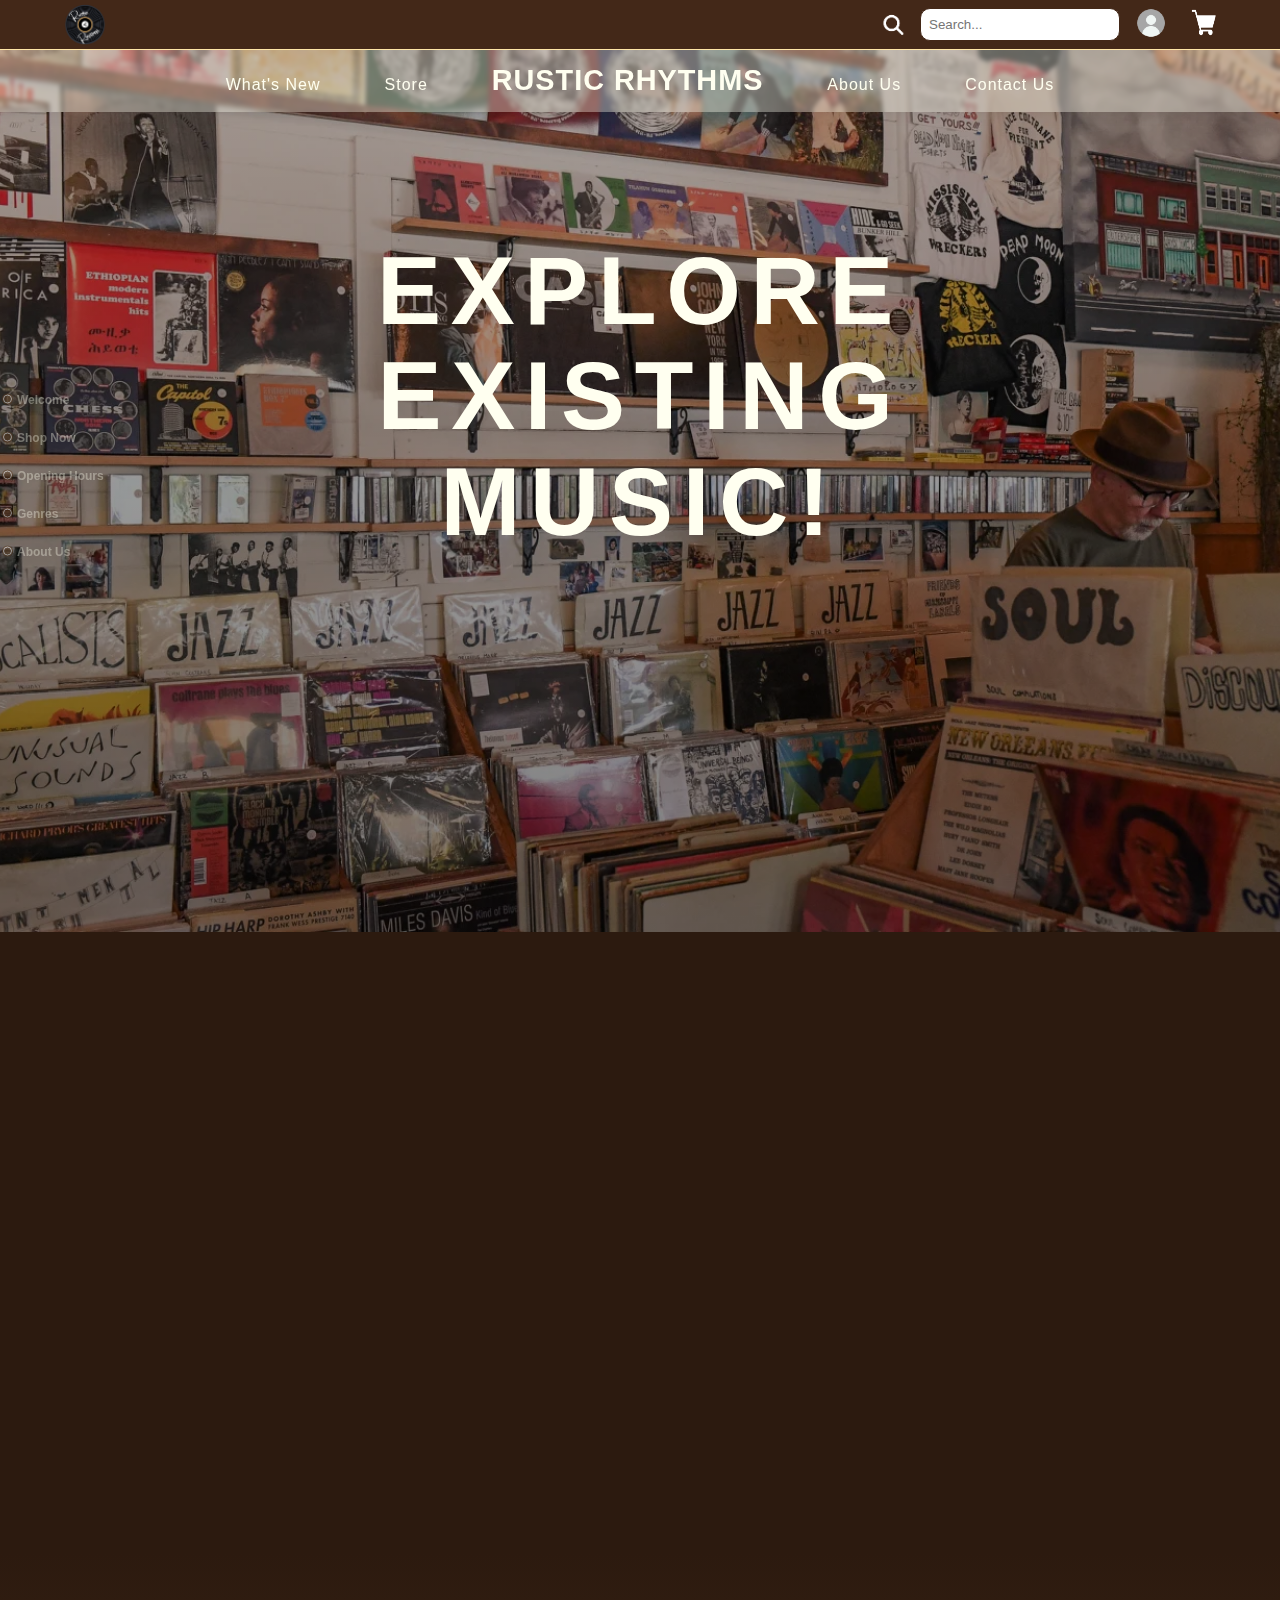
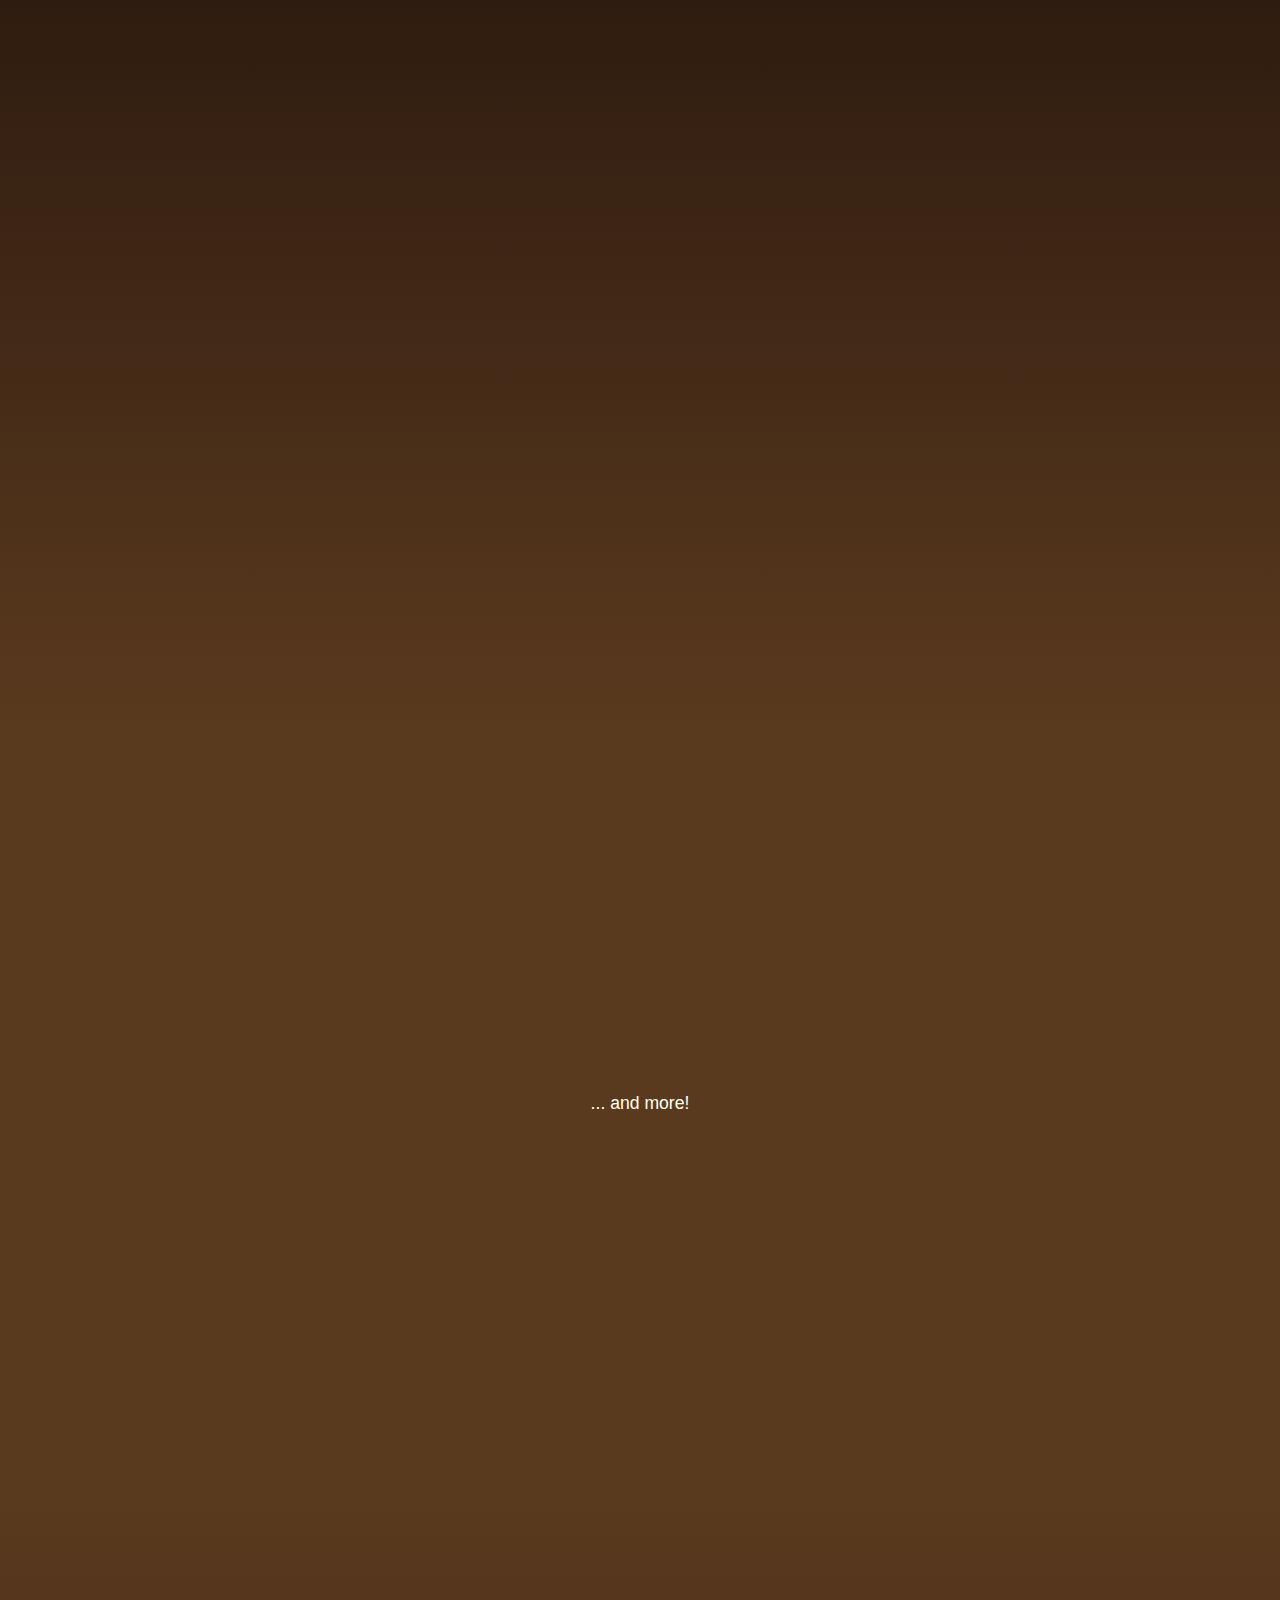
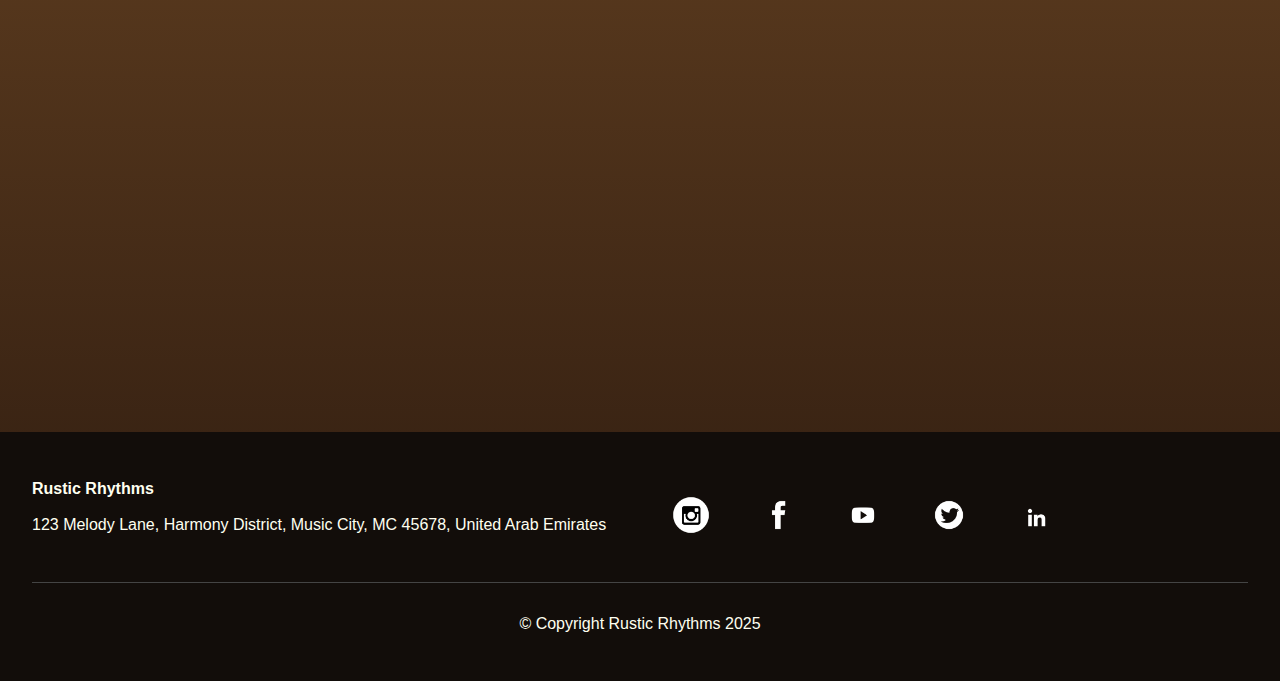
<file: Music_Shop_Website/index.html>
<!DOCTYPE html>
<html lang="en">
<head>
	<meta charset="UTF-8">
	<meta name="viewport" content="width=device-width, initial-scale=1.0">
	<title>Rustic Rhythms</title>
	<link rel="stylesheet" type="text/css" href="styles.css">
</head>
<body class="main">

<!-- top bar -->
<div class="top-bar">
  <div class="top-bar-content">
    <a href="index.html" class="logo-link">
      <img src="images/logo.png" alt="Rustic Rhythms Logo" class="top-logo">
    </a>
    <div class="search-container">
	<img src="images/search.png" alt="search" style="width: auto; height: 50px;"> 
      <input type="text" placeholder="Search..." class="search-bar">
    </div>
    <div class="user-actions">
      <a href="login.html" class="user-icon">
        <img src="images/profile.png" alt="Profile" class="action-icon">
      </a>
      <a href="checkout.html" class="cart-icon">
        <img src="images/cart.png" alt="Cart" class="action-icon">
      </a>
    </div>
  </div>
</div>

<!-- nav bar -->
<nav class="navbar">
  <ul class="nav-links">
    <li><a href="#">What's New</a></li>
    <li><a href="storefront/store.xml">Store</a></li>
    <li class="logo-item">
      <a href="index.html" class="logo-text"><strong>RUSTIC RHYTHMS</strong></a>
    </li>
    <li><a href="about.html">About Us</a></li>
    <li><a href="contact.html">Contact Us</a></li>
  </ul>
</nav>

<!-- hero section -->
<section class="hero" id="hero">
  <div class="hero-content">
    <h1>EXPLORE<br>EXISTING MUSIC!</h1>
    <p class="hero-subtitle">Find your favorite music icons, apparel, vinyl 
	recordings, e-series, and more. Get closer to your musical heroes with 
	our handpicked and limited collection.</p>
  </div>
</section>

<!-- featured albums -->
<section class="featured" id="featured">
	<h2 class="hide">Featured</h2>
    <div class="album-grid">
		<img src="images/1989album.jpg" alt="1989 Album">
		<img class="center-img" src="images/indigoalbum.jpg" alt="Indigo Album">
		<img src="images/rumoursalbum.jpg" alt="Rumours Album">
    </div>
    <div class="shop-promo">
		<p>Explore our curated collection of vinyl, CDs, and rare finds. 
		Shop now for the best in music!</p>
		<a href="storefront/store.xml" class="btn">Shop Now</a>
    </div>
</section>

<!-- table timings -->
<section class="hours" id="hours">
    <h2>Opening Hours</h2>
	<br>
    <table>
		<tr>
			<th><strong>Days</strong></th>
			<th><strong>Timings</strong></th>
		</tr>
		<tr>
			<td style="text-align: center;">Monday - Friday</td>
			<td style="text-align: center;">9AM - 10PM</td>
		</tr>
		<tr>
			<td style="text-align: center;">Saturday</td>
			<td style="text-align: center;">9AM - 8PM</td>
		</tr>
		<tfoot>
		<tr>
			<td colspan="2" style="text-align: center;">Closed on Sundays</td>
		</tr>
		</tfoot>
    </table>
</section>

<!-- shop description + bullet points -->
<section class="shop-description" id="shop">
	<h2 class="hide">Shop Desc</h2>
    <div class="shop-description-description">
        <p>Browse our carefully curated selection of vinyl records both online and in-store, 
			featuring everything from classic rock and jazz to modern indie and electronic 
			beats. Our cozy brick-and-mortar shop is a haven for audiophiles, complete with 
			listening stations, a chill lounge, and a passionate team ready to help you 
			find your next favorite record.</p>
        <p><strong>We have genres such as:</strong></p>
    </div>
    <div class="shop-description-list">
        <ol>
            <li><strong>Jazz</strong></li>
            <li><strong>K-Pop</strong></li>
            <li><strong>Country</strong></li>
            <li><strong>Rock</strong></li>
        </ol>
		<br>
        <p>	... and more!</p>
    </div>
</section>

<!-- about preview -->
<section class="about-preview" id="about">
	<h2 class="hide">About Preview</h2>
    <div class="about-content">
		<p>Passionate about music, we bring you a unique collection of records, 
		from timeless classics to hidden gems. Join our community of music enthusiasts.</p>
		<br>
		<a href="about.html"><strong>Discover more about us</strong></a>
    </div>
    <img src="images/recordlooking.jpg" alt="Customer browsing records">
</section>

<!-- side nav bar -->
<div class="side-nav">
    <ul>
        <li><a href="#hero">Welcome</a></li>
        <li><a href="#featured">Shop Now</a></li>
        <li><a href="#hours">Opening Hours</a></li>
        <li><a href="#shop">Genres</a></li>
        <li><a href="#about">About Us</a></li>
    </ul>
</div>

<!-- footer -->
<footer style="margin-top:50px;">
    <div class="footer-left">
        <p><strong>Rustic Rhythms</strong></p>
		<br>
        <p>123 Melody Lane, Harmony District, Music City, MC 45678, United Arab Emirates</p>
    </div>
    <div class="footer-right">
        <div class="social-icons">
			<img src="images/insta.png" alt="Instagram" width="70" height="70">
			<img src="images/facebook.png" alt="Facebook" width="70" height="70">
			<img src="images/youtube.png" alt="Youtube" width="70" height="70">
			<img src="images/twitter.png" alt="Twitter" width="70" height="70">
			<img src="images/linkedin.png" alt="Linkedin" width="70" height="70">
        </div>
    </div>
    <div class="copyright">
        <p>&copy; Copyright Rustic Rhythms 2025</p>
    </div>
</footer>

</body>
</html>
</file>
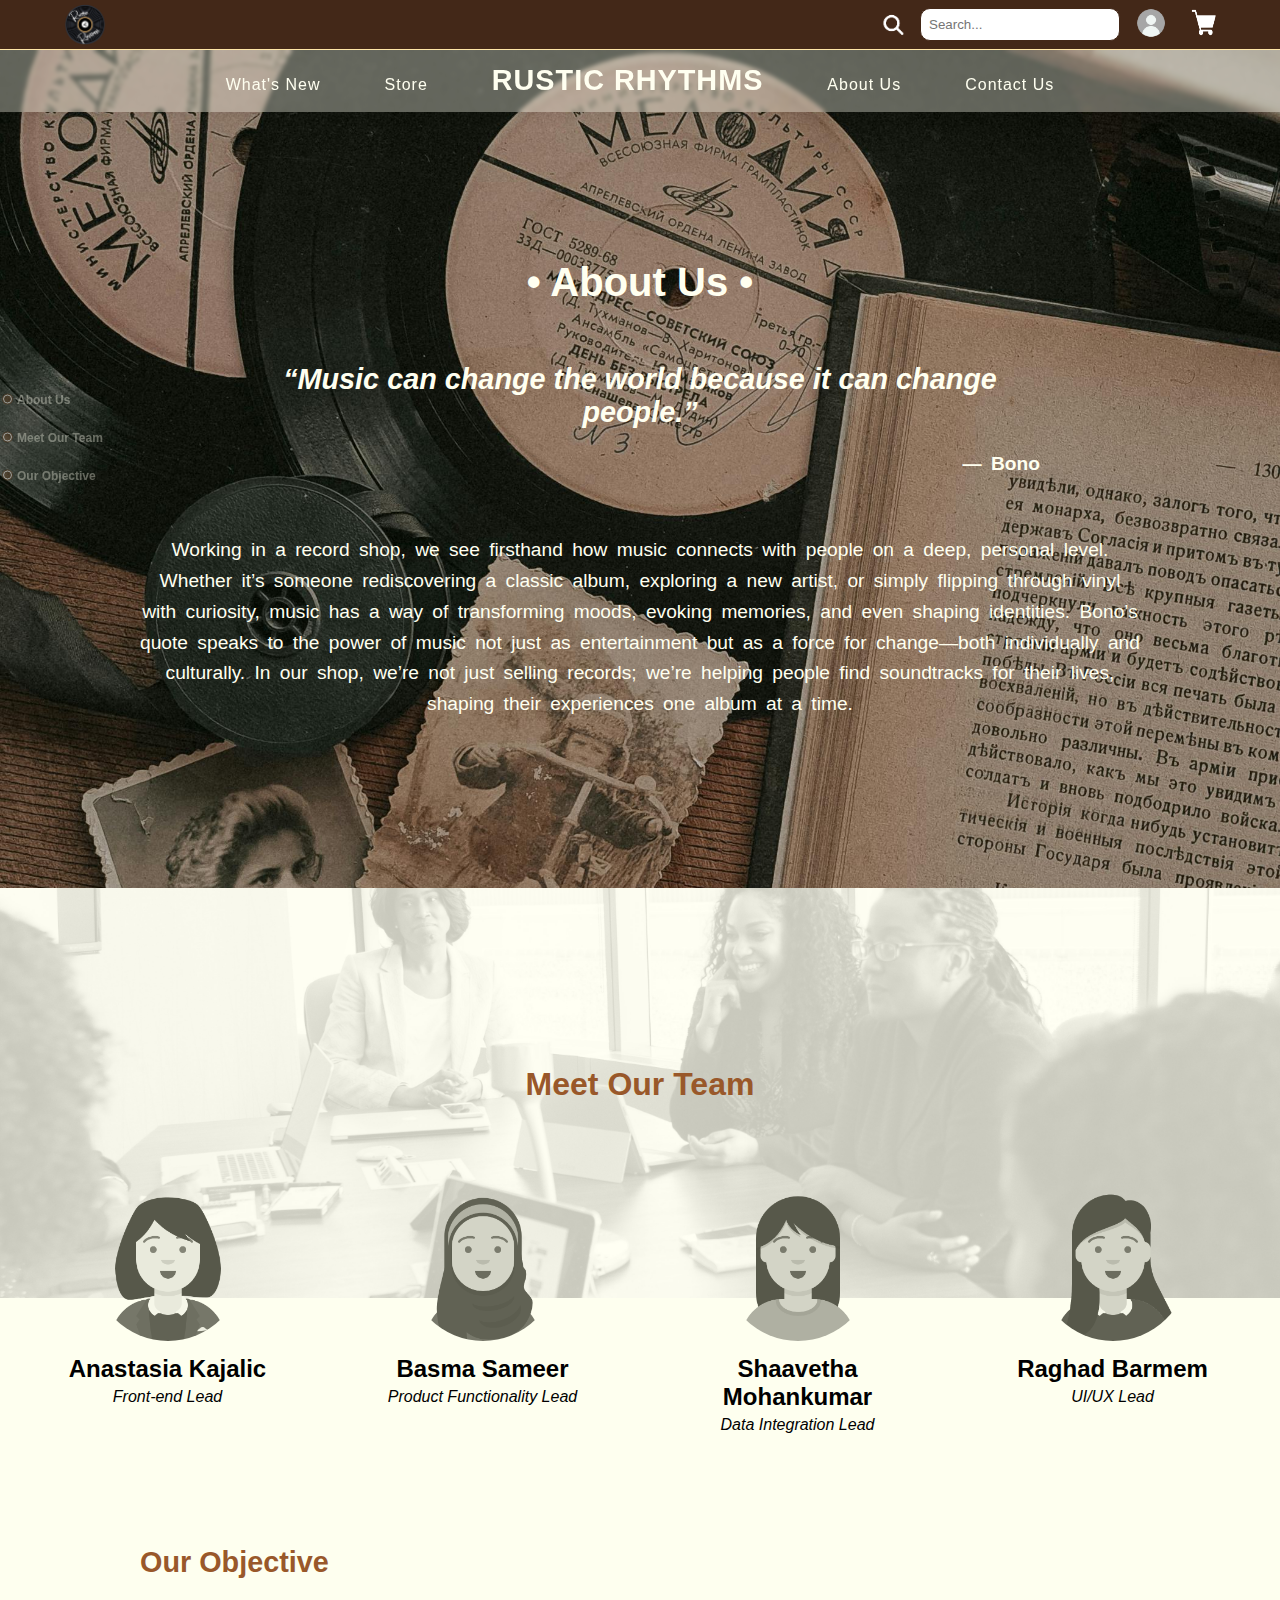
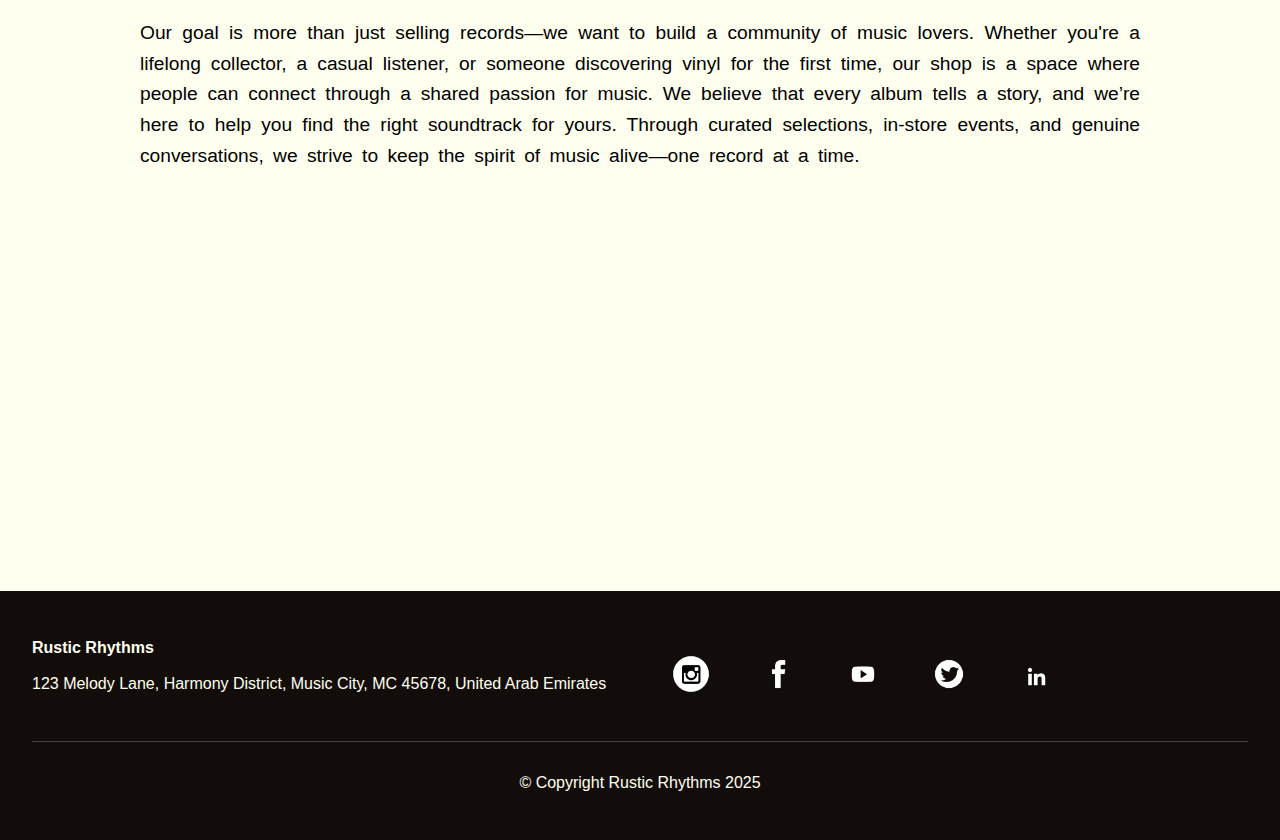
<file: Music_Shop_Website/about.html>
<!DOCTYPE html>
<html lang="en">
<head>
    <meta charset="UTF-8">
    <meta name="viewport" content="width=device-width, initial-scale=1.0">
    <title>About Us | Rustic Rhythms</title>
    <link rel="stylesheet" type="text/css" href="styles.css">
</head>


<body class="about">

<!-- page navigation -->
<div class="about-side-nav-container">
    <div class="side-nav">
        <ul>
            <li><a href="#about">About Us</a></li>
            <li><a href="#team">Meet Our Team</a></li>
            <li><a href="#objective">Our Objective</a></li>
        </ul>
    </div>
</div>

<!-- top bar -->
<div class="top-bar">
  <div class="top-bar-content">
    <a href="index.html" class="logo-link">
      <img src="images/logo.png" alt="Rustic Rhythms Logo" class="top-logo">
    </a>
    <div class="search-container">
	<img src="images/search.png" alt="search" style="width: auto; height: 50px;">
      <input type="text" placeholder="Search..." class="search-bar">
    </div>
    <div class="user-actions">
      <a href="login.html" class="user-icon">
        <img src="images/profile.png" alt="Profile" class="action-icon">
      </a>
      <a href="checkout.html" class="cart-icon">
        <img src="images/cart.png" alt="Cart" class="action-icon">
      </a>
    </div>
  </div>
</div>

<!-- nav bar -->
<nav class="navbar">
    <ul class="nav-links">
        <li><a href="#">What's New</a></li>
        <li><a href="storefront/store.xml">Store</a></li>
        <li class="logo-item">
            <a href="index.html" class="logo-text"><strong>RUSTIC RHYTHMS</strong></a>
        </li>
        <li><a href="about.html">About Us</a></li>
        <li><a href="contact.html">Contact Us</a></li>
    </ul>
</nav>

<!-- about section -->
<section class="about-section" id="about">
	<div class="about-container">
		<h2>• About Us •</h2>
		<br>
		<!-- quote -->
		<div class="quote-container">
			<blockquote class="about-quote">
				“Music can change the world because it can change people.”
			</blockquote>
			<p class="quote-author">— Bono</p>
			<br>
		</div>
		<br>
		<p>
			Working in a record shop, we see firsthand how music connects with people on a deep, personal level. Whether it’s someone 
			rediscovering a classic album, exploring a new artist, or simply flipping through vinyl with curiosity, music has a way of 
			transforming moods, evoking memories, and even shaping identities. Bono’s quote speaks to the power of music not just as 
			entertainment but as a force for change—both individually and culturally. In our shop, we’re not just selling records; 
			we’re helping people find soundtracks for their lives, shaping their experiences one album at a time.
		</p>
	</div>
</section>

<div class="team-objective-wrapper">
    <!-- meet our team -->
    <section class="team-section" id="team">
        <div class="about-container">
            <h2>Meet Our Team</h2>
            <div class="team-members">
                <div class="team-member">
                    <img src="images/ana.png" alt="Anastasia Kajalic">
                    <h3>Anastasia Kajalic</h3>
                    <p>Front-end Lead</p>

                </div>
                <div class="team-member">
                    <img src="images/basma.png" alt="Basma Sameer">
                    <h3>Basma Sameer</h3>
                    <p>Product Functionality Lead</p>
					
                </div>
                <div class="team-member">
                    <img src="images/shaavetha.png" alt="Shaveetha Mohankumar">
                    <h3>Shaavetha Mohankumar</h3>
                    <p>Data Integration Lead</p>

                </div>
                <div class="team-member">
                    <img src="images/raghad.png" alt="Raghad Barmem">
                    <h3>Raghad Barmem</h3>
                    <p>UI/UX Lead</p>
					
                </div>
            </div>
        </div>
    </section>

    <!-- our objective section -->
    <section class="objective-section" id="objective">
        <div class="about-container">
            <h2>Our Objective</h2>
			<br>
            <p>
                Our goal is more than just selling records—we want to build a community of music lovers. Whether you're a lifelong 
                collector, a casual listener, or someone discovering vinyl for the first time, our shop is a space where people 
                can connect through a shared passion for music. We believe that every album tells a story, and we’re here to help 
                you find the right soundtrack for yours. Through curated selections, in-store events, and genuine conversations, 
                we strive to keep the spirit of music alive—one record at a time.
            </p>
        </div>
    </section>
</div>

<!-- footer -->
<footer style="margin-top:50px;">
    <div class="footer-left">
        <p><strong>Rustic Rhythms</strong></p>
		<br>
        <p>123 Melody Lane, Harmony District, Music City, MC 45678, United Arab Emirates</p>
    </div>
    <div class="footer-right">
        <div class="social-icons">
			<img src="images/insta.png" alt="Instagram" width="70" height="70">
			<img src="images/facebook.png" alt="Facebook" width="70" height="70">
			<img src="images/youtube.png" alt="Youtube" width="70" height="70">
			<img src="images/twitter.png" alt="Twitter" width="70" height="70">
			<img src="images/linkedin.png" alt="Linkedin" width="70" height="70">
        </div>
    </div>
    <div class="copyright">
        <p>&copy; Copyright Rustic Rhythms 2025</p>
    </div>
</footer>


</body>
</html>
</file>
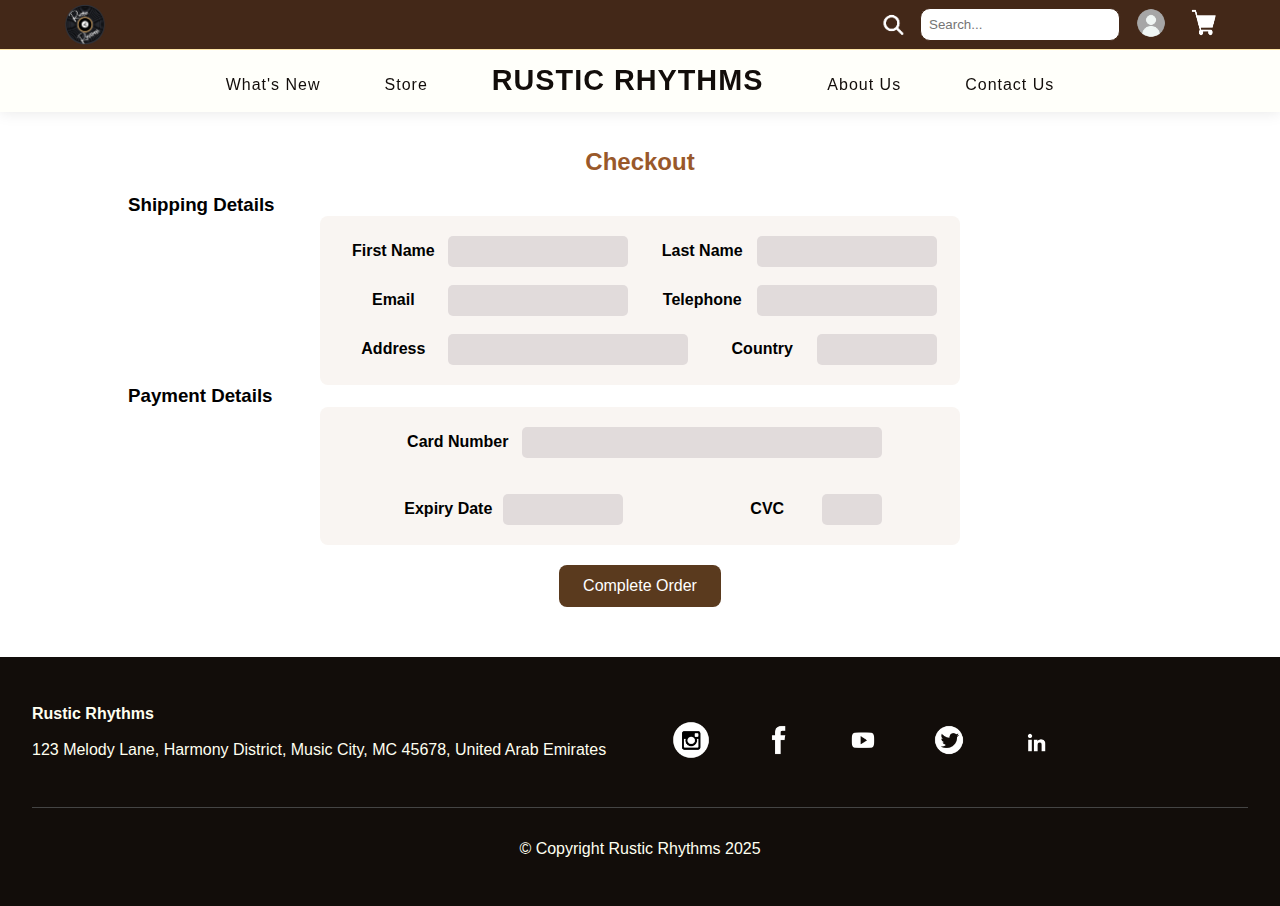
<file: Music_Shop_Website/checkout.html>
<!DOCTYPE html>
<html lang="en">
<head>
    <meta charset="UTF-8">
    <meta name="viewport" content="width=device-width, initial-scale=1.0">
    <title>Checkout | Rustic Rhythms</title>
	
	<!-- internal CSS styling  -->
	<style>
		:root {
		  --offwhite: #FFFFF0;
		  --cream: #FFE6A7;
		  --darkbrown: #432818;
		  --mediumbrown: #5A3A1E;
		  --darkestbrown: #2C1A0f;
		  --orange: #99582A;
		  --dark: #120D0A;
		}

		* {
			margin: 0;
			padding: 0;
			box-sizing: border-box;
		}


		.top-bar {
			z-index: 1000; /* higher than hero*/
			position: relative; 
			padding: 0.9rem 0.5rem;
			background: var(--darkbrown);
			border-bottom: 1px solid var(--cream);
			height: 50px;
		}

		.top-bar-content {
			display: flex;
			justify-content: space-between;
			padding: 0 20px;
			align-items: center;
			max-width: 1200px;
			height: 100%;
			margin: 0 auto;
		}

		.top-logo {
			height: 45px;
			width: auto;
			display: flex;
			align-items: center;
		}

		.navbar {
			padding: 0.4rem 2rem;
			background: rgba(255, 255, 240, 0.35);
			position: sticky;
			top: 0;
			z-index: 900;
			box-shadow: 0 0 15px rgba(0, 0, 0, 0.1);
			backdrop-filter: blur(2px);
			-webkit-backdrop-filter: blur(2px); /* for safari compatibility */
		}

		.nav-links {
			color: var(--dark);
			display: flex;
			justify-content: center;
			align-items: flex-start;
			gap: 3rem;
			list-style: none;
			margin: 0;
			padding: 0;
		}

		.nav-links a {
			text-decoration: none;
			color: var(--dark);
			font-weight: 500;
			letter-spacing: 1px;
			padding: 0.5rem;
			display: flex;
			align-items: center;
			justify-content: center;
			transition: all 0.2s ease;
		}

		.nav-links a:hover {
			color: var(--orange);
		}

		.nav-links li:not(.logo-item) a {
			padding-top: 0.7rem; 
			transform: translateY(8px); 
		}

		.logo-item {
			align-self: center; 
		}

		.logo-text:hover {
			color: var(--offwhite);
			opacity: 0.9;
		}

		.logo-text {
			font-family: 'Arial Black', sans-serif;
			color: var(--offwhite);
			font-size: 1.8rem;
			font-weight: 900;
			letter-spacing: 2px;
			padding: 0 1rem;
		}


		.search-container {
		  margin-left: auto;
		  padding-right: 0;
		  display: flex;
		  align-items: center;
		}
		.search-bar {
			padding: 0.5rem;
			border: 1px solid var(--darkbrown);
			border-radius: 10px 10px 10px 10px;
			min-width: 200px;
			width: 100%;
		}

		footer {
			background: #120D0A;
			color: #FFFFF0;
			padding: 3rem 2rem;
			display: grid;
			grid-template-columns: 1fr 1fr;
			gap: 2rem;
			width: 100%;
		}

		.social-icons {
			display: flex;
			gap: 1rem;
			flex-wrap: wrap;
			
		}

		.social-icons a {
			color: #FFFFF0;
			text-decoration: none;
		}

		.copyright {
			grid-column: 1 / -1;
			text-align: center;
			padding-top: 2rem;
			border-top: 1px solid #444;
		}
		
		.user-actions {
			display: flex;
			align-items: center;
			gap: 1.5rem;
			margin-left: 1rem;
		}

		.action-icon {
			width: 30px;
			height: 30px;
		}

		.action-icon:hover {
		}
	</style>
</head>


<body style="background-color: white; margin:0; padding:0; min-height: 100vh; display: flex; flex-direction: column; font-family:sans-serif;">

<!-- top bar -->
<div class="top-bar">
  <div class="top-bar-content">
    <a href="index.html" class="logo-link">
      <img src="images/logo.png" alt="Rustic Rhythms Logo" class="top-logo">
    </a>
    <div class="search-container">
	<img src="images/search.png" alt="search" style="width: auto; height: 50px;">
      <input type="text" placeholder="Search..." class="search-bar">
    </div>
    <div class="user-actions">
      <a href="login.html" class="user-icon">
        <img src="images/profile.png" alt="Profile" class="action-icon">
      </a>
      <a href="checkout.html" class="cart-icon">
        <img src="images/cart.png" alt="Cart" class="action-icon">
      </a>
    </div>
  </div>
</div>

<!-- nav bar -->
<nav class="navbar">
  <ul class="nav-links">
    <li><a href="#">What's New</a></li>
        <li><a href="storefront/store.xml">Store</a></li>
    <li class="logo-item">
      <a href="index.html" class="logo-text"><strong>RUSTIC RHYTHMS</strong></a>
    </li>
    <li><a href="about.html">About Us</a></li>
    <li><a href="contact.html">Contact Us</a></li>
  </ul>
</nav>

<!-- checkout -->
<div class="content">
<br>
<br>
    <h2 style="text-align:center; font-family:sans-serif; color:#99582A">Checkout</h2>
	<br>
	
<!-- shipping details section with input fields -->
    <h3 style="margin-left: 10%; font-family:sans-serif;">Shipping Details</h3>

    <div style="background-color:#F9F5F2; padding:20px; border-radius:8px; width:50%; margin: 0 auto; padding: 20px; text-align: center;">
        <label style="font-weight:bold; display: inline-block; width: 100px; font-family:sans-serif;">First Name</label>
        <input type="text" style="width:30%; padding:8px; border:1px; border-radius:5px; background-color:#E1DBDB; display: inline-block;">
        <label style="font-weight:bold; display: inline-block; width: 100px; margin-left: 20px; font-family:sans-serif;">Last Name</label>
        <input type="text" style="width:30%; padding:8px; border:1px; border-radius:5px; background-color:#E1DBDB; display: inline-block;">
        <br><br>
        
        <label style="font-weight:bold; display: inline-block; width: 100px; font-family:sans-serif;">Email</label>
        <input type="text" style="width:30%; padding:8px; border:1px; border-radius:5px; background-color:#E1DBDB; display: inline-block;">
        <label style="font-weight:bold; display: inline-block; width: 100px; margin-left: 20px; font-family:sans-serif;">Telephone</label>
        <input type="text" style="width:30%; padding:8px; border:1px; border-radius:5px; background-color:#E1DBDB; display: inline-block;">
        <br><br>
        
        <label style="font-weight:bold; display: inline-block; width: 100px; font-family:sans-serif;">Address</label>
        <input type="text" style="width:40%; padding:8px; border:1px; border-radius:5px; background-color:#E1DBDB; display: inline-block;">
        <label style="font-weight:bold; display: inline-block; width: 100px; margin-left: 20px; font-family:sans-serif;">Country</label>
        <input type="text" style="width:20%; padding:8px; border:1px; border-radius:5px; background-color:#E1DBDB; display: inline-block;">
    </div>

<!-- payment details section with input fields -->
    <h3 style="margin-left: 10%; font-family:sans-serif;">Payment Details</h3>
    <div style="background-color:#F9F5F2; padding:20px; border-radius:8px; width:50%; margin: 0 auto; padding: 20px; text-align: center;">
        <label style="font-weight:bold; display: inline-block; width: 120px; font-family:sans-serif;">Card Number</label>
        <input type="text" style="width:60%; padding:8px; border:1px; border-radius:5px; background-color:#E1DBDB; display: inline-block;">
        <br><br><br>
        
        <label style="font-weight:bold; display: inline-block; width: 100px; font-family:sans-serif;">Expiry Date</label>
        <input type="text" style="width:20%; padding:8px; border:1px; border-radius:5px; background-color:#E1DBDB; display: inline-block;">
        <label style="font-weight:bold; display: inline-block; width: 100px; margin-left: 90px; font-family:sans-serif;">CVC</label>
        <input type="text" style="width:10%; padding:8px; border:1px; border-radius:5px; background-color:#E1DBDB; display: inline-block;">
    </div>
</div>


<!-- complete order button -->
<div style="text-align: center; margin-top: 20px;">
        <a href="thank%20you.html" style="background-color: #5A3A1E; color: white; padding: 12px 24px; border-radius: 8px; text-decoration: none; font-family:sans-serif; font-size: 16px; display: inline-block;">
            Complete Order
        </a>
</div>

<!-- footer -->
<footer style="margin-top:50px;">
    <div class="footer-left">
        <p><strong>Rustic Rhythms</strong></p>
		<br>
        <p>123 Melody Lane, Harmony District, Music City, MC 45678, United Arab Emirates</p>
    </div>
    <div class="footer-right">
        <div class="social-icons">
			<img src="images/insta.png" alt="Instagram" width="70" height="70">
			<img src="images/facebook.png" alt="Facebook" width="70" height="70">
			<img src="images/youtube.png" alt="Youtube" width="70" height="70">
			<img src="images/twitter.png" alt="Twitter" width="70" height="70">
			<img src="images/linkedin.png" alt="Linkedin" width="70" height="70">
        </div>
    </div>
    <div class="copyright">
        <p>&copy; Copyright Rustic Rhythms 2025</p>
    </div>
</footer>


</body>
</html>
</file>
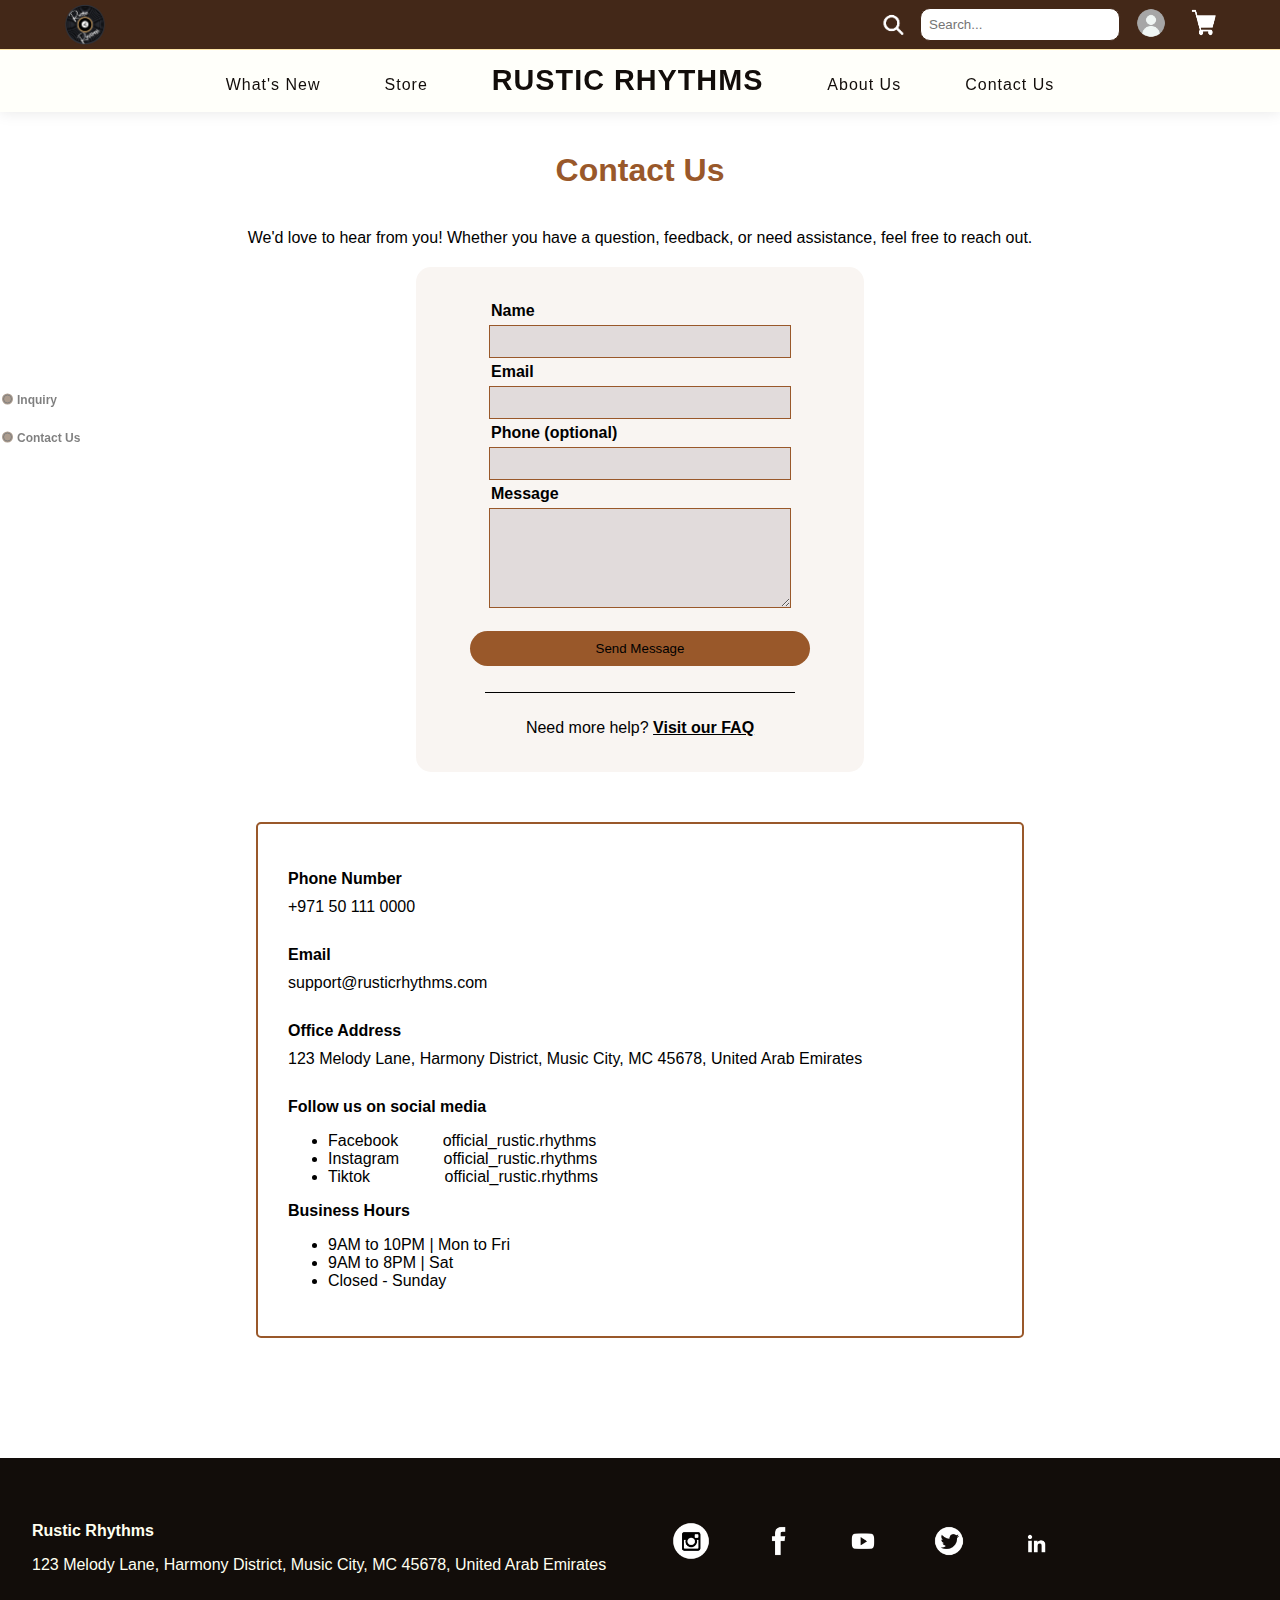
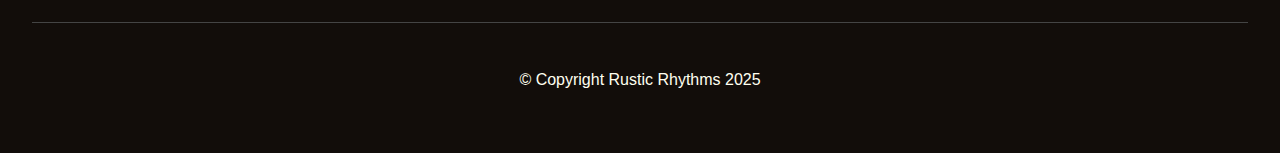
<file: Music_Shop_Website/contact.html>
<!DOCTYPE html>
<html lang="en">
<head>
    <meta charset="UTF-8">
    <meta name="viewport" content="width=device-width, initial-scale=1.0">
	<title>Contact Us | Rustic Rhythms</title>
	
	<!-- internal CSS styling  -->
	<style>
		:root {
		  --offwhite: #FFFFF0;
		  --cream: #FFE6A7;
		  --darkbrown: #432818;
		  --mediumbrown: #5A3A1E;
		  --darkestbrown: #2C1A0f;
		  --orange: #99582A;
		  --dark: #120D0A;
		}

		* {
			box-sizing: border-box;
		}

		.main-content {
			text-align: center;
		}

		.top-bar {
			z-index: 1000; /* higher than hero*/
			position: relative; 
			padding: 0.9rem 0.5rem;
			background: var(--darkbrown);
			border-bottom: 1px solid var(--cream);
			height: 50px;
		}

		.top-bar-content {
			display: flex;
			justify-content: space-between;
			padding: 0 20px;
			align-items: center;
			max-width: 1200px;
			height: 100%;
			margin: 0 auto;
		}

		.top-logo {
			height: 45px;
			width: auto;
			display: flex;
			align-items: center;
		}

		.navbar {
			padding: 0.4rem 2rem;
			background: rgba(255, 255, 240, 0.35);
			position: sticky;
			top: 0;
			z-index: 900;
			box-shadow: 0 0 15px rgba(0, 0, 0, 0.1);
			backdrop-filter: blur(2px);
			-webkit-backdrop-filter: blur(2px); /* for safari compatibility */
		}

		.nav-links {
			color: var(--dark);
			display: flex;
			justify-content: center;
			align-items: flex-start;
			gap: 3rem;
			list-style: none;
			margin: 0;
			padding: 0;
		}

		.nav-links a {
			text-decoration: none;
			color: var(--dark);
			font-weight: 500;
			letter-spacing: 1px;
			padding: 0.5rem;
			display: flex;
			align-items: center;
			justify-content: center;
			transition: all 0.2s ease;
		}

		.nav-links a:hover {
			color: var(--orange);
		}

		.nav-links li:not(.logo-item) a {
			padding-top: 0.7rem; 
			transform: translateY(8px); 
		}

		.logo-item {
			align-self: center; 
		}

		.logo-text:hover {
			color: var(--offwhite);
			opacity: 0.9;
		}

		.logo-text {
			font-family: 'Arial Black', sans-serif;
			color: var(--offwhite);
			font-size: 1.8rem;
			font-weight: 900;
			letter-spacing: 2px;
			padding: 0 1rem;
		}


		.search-container {
		  margin-left: auto;
		  padding-right: 0;
		  display: flex;
		  align-items: center;
		}
		.search-bar {
			padding: 0.5rem;
			border: 1px solid var(--darkbrown);
			border-radius: 10px 10px 10px 10px;
			min-width: 200px;
			width: 100%;
		}

		/* ======= side navigation======== */
		.side-nav {
			position: fixed;
			top:40%;
			left:5px;
			padding:10px;
			z-index: 1000;
			opacity: 50%;
			transform: translateX(-20px);
			transition: opacity 0.4s ease, transform 0.4s ease;
			text-align: left;

		}

		.side-nav:hover {
		  opacity: 1;
		  transform: translateX(0);
		}

		.side-nav::before {
			content: '';
			position: absolute;
			top:50%;
			transform: translateY(-50%);
			height:200px;
			left:10px;
			width:2px;
			background-color: black;
		}

		.side-nav ul {
			list-style:none;
			margin:0;
			padding:0;
			position:relative;

		}

		.side-nav li {
			position:relative;
			margin: 20px 0;
			padding-left:22px;
		}

		.side-nav li::before {
			content: '';
			position:absolute;
			left:8px;
			top:50%;
			transform:translateY(-50%);
			width:7px;
			height:7px;
			background-color: #5A3A1E;
			border-radius: 50%;
			border: 1px solid black;
			box-shadow: 0 0 0 1px #5A3A1E;
		}

		.side-nav a {
			text-decoration: none;
			color: black;
			font-family:sans-serif;
			font-size: 12px;
			font-weight: 600;
			background-color: transparent;
			padding:0;
			border-radius:0;
			transition: background-color 0.3s, color 0.3s;
			display: inline;
			white-space: nowrap;
			text-align: left;
		}

		.side-nav a:hover {
			color: var(--mediumbrown);
		}
		   
		footer {
			background: #120D0A;
			color: #FFFFF0;
			padding: 3rem 2rem;
			display: grid;
			grid-template-columns: 1fr 1fr;
			gap: 2rem;
			width: 100%;
		}

		.social-icons {
			display: flex;
			gap: 1rem;
			flex-wrap: wrap;
			
		}

		.social-icons a {
			color: #FFFFF0;
			text-decoration: none;
		}

		.copyright {
			grid-column: 1 / -1;
			text-align: center;
			padding-top: 2rem;
			border-top: 1px solid #444;
		}
			
		.user-actions {
			display: flex;
			align-items: center;
			gap: 1.5rem;
			margin-left: 1rem;
		}

		.action-icon {
			width: 30px;
			height: 30px;
		}

		.action-icon:hover {
		}


	</style>
</head>


<body style="font-family:sans-serif; background-color: white; margin:0; padding:0; min-height: 100vh; display: flex; flex-direction: column; font-family:sans-serif;">

<!-- top bar  -->
<div class="top-bar">
  <div class="top-bar-content">
    <a href="index.html" class="logo-link">
      <img src="images/logo.png" alt="Rustic Rhythms Logo" class="top-logo">
    </a>
    <div class="search-container">
	<img src="images/search.png" alt="search" style="width: auto; height: 50px;">
      <input type="text" placeholder="Search..." class="search-bar">
    </div>
    <div class="user-actions">
      <a href="login.html" class="user-icon">
        <img src="images/profile.png" alt="Profile" class="action-icon">
      </a>
      <a href="checkout.html" class="cart-icon">
        <img src="images/cart.png" alt="Cart" class="action-icon">
      </a>
    </div>
  </div>
</div>
 
<!-- nav bar  -->
  <nav class="navbar">
    <ul class="nav-links">
      <li><a href="#">What's New</a></li>
        <li><a href="storefront/store.xml">Store</a></li>
      <li class="logo-item">
        <a href="index.html" class="logo-text"><strong>RUSTIC RHYTHMS</strong></a>
      </li>
      <li><a href="about.html">About Us</a></li>
      <li><a href="contact.html">Contact Us</a></li>
    </ul>
  </nav>
  

<!-- page navigation -->
<div class="side-nav">
    <ul>
        <li><a href="#FAQ">Inquiry</a></li>
        <li><a href="#contact">Contact Us</a></li>
    </ul>
</div>


<!-- contact form -->
<section id="FAQ">
	<h1 style="text-align:center; font-family:sans-serif; color:#99582A; margin:40px auto">Contact Us</h1>
	<p style ="text-align:center; font-family:sans-serif;">We'd love to hear from you! Whether you have a question, feedback, or need assistance, feel free to reach out.</p>
	<div style="background-color:#F9F5F2; padding:35px; border-radius:15px; width:35%; margin: 20px auto; text-align: center;">
		
		<label style="display:block; text-align:left; margin-left:40px; font-weight:bold; font-family:sans-serif;">Name</label>
		<input type="text" style="width:80%; padding:8px; border:1px solid #99582A; background-color:#E1DBDB; display:block; margin: 5px auto;">

		<label style="display:block; text-align:left; margin-left:40px; font-weight:bold; font-family:sans-serif;">Email</label>
		<input type="email" style="width:80%; padding:8px; border:1px solid #99582A; background-color:#E1DBDB; display:block; margin: 5px auto;">

		<label style="display:block; text-align:left; margin-left:40px; font-weight:bold; font-family:sans-serif;">Phone (optional)</label>
		<input type="text" style="width:80%; padding:8px; border:1px solid #99582A; background-color:#E1DBDB; display:block; margin: 5px auto;">

		<label style="display:block; text-align:left; margin-left:40px; font-weight:bold; font-family:sans-serif;">Message</label>
		<textarea style="width:80%; padding:8px; border:1px solid #99582A; background-color:#E1DBDB; display:block; margin: 5px auto; height: 100px;"></textarea>

		<br>
		<button style="background-color: #99582A; color: black; border: none; padding: 10px 20px; border-radius: 30px; cursor: pointer; width:90%;">Send Message</button>

		<br><br>
		<hr style="border: none; height: 1px; background-color: black; width: 82%;">
		<br>

		<label style="display:block; text-align:center; font-family:sans-serif;">
			Need more help?  
			<span style="color:black; text-decoration: underline; font-weight: bold; cursor: pointer;">
				Visit our FAQ
			</span>
		</label>
	  </div>
 </section>
  
<!-- contact information -->
<div id="contact">
  <div style="width:60%; margin:30px auto; margin-bottom: 70px;padding:30px;border:2px solid #99582A; background-color:#FFF;border-radius:5px;text-align:left;">
    <p style="margin-bottom: 30px;"><strong style="display: block; margin-bottom: 10px;">Phone Number</strong>+971 50 111 0000</p>
    <p style="margin-bottom: 30px;"><strong style="display: block; margin-bottom: 10px;">Email</strong>support@rusticrhythms.com</p>
    <p style="margin-bottom: 30px;"><strong style="display: block; margin-bottom: 10px;">Office Address</strong>123 Melody Lane, Harmony District, Music City, MC 45678, United Arab Emirates</p>
    
    <p><strong style="display: block; margin-bottom: 10px;">Follow us on social media</strong></p>
    <ul>
      <li><span>Facebook</span> <span style="margin-left: 40px;">official_rustic.rhythms</span></li>
      <li><span>Instagram</span> <span style="margin-left: 40px;">official_rustic.rhythms</span></li>
      <li><span>Tiktok</span> <span style="margin-left: 70px;">official_rustic.rhythms</span></li>
    </ul>
    <p><strong style="display: block; margin-bottom: 10px;">Business Hours</strong></p>
    <ul>
      <li>9AM to 10PM | Mon to Fri</li>
	  <li>9AM to 8PM | Sat</li>
      <li>Closed - Sunday</li>
    </ul>
  </div>
</div>

<!-- footer -->
<footer style="margin-top:50px;">
    <div class="footer-left">
        <p><strong>Rustic Rhythms</strong></p>
        <p>123 Melody Lane, Harmony District, Music City, MC 45678, United Arab Emirates</p>
    </div>
    <div class="footer-right">
        <div class="social-icons">
			<img src="images/insta.png" alt="Instagram" width="70" height="70">
			<img src="images/facebook.png" alt="Facebook" width="70" height="70">
			<img src="images/youtube.png" alt="Youtube" width="70" height="70">
			<img src="images/twitter.png" alt="Twitter" width="70" height="70">
			<img src="images/linkedin.png" alt="Linkedin" width="70" height="70">
        </div>
    </div>
    <div class="copyright">
        <p>&copy; Copyright Rustic Rhythms 2025</p>
    </div>
</footer>


</body>
</html>
</file>
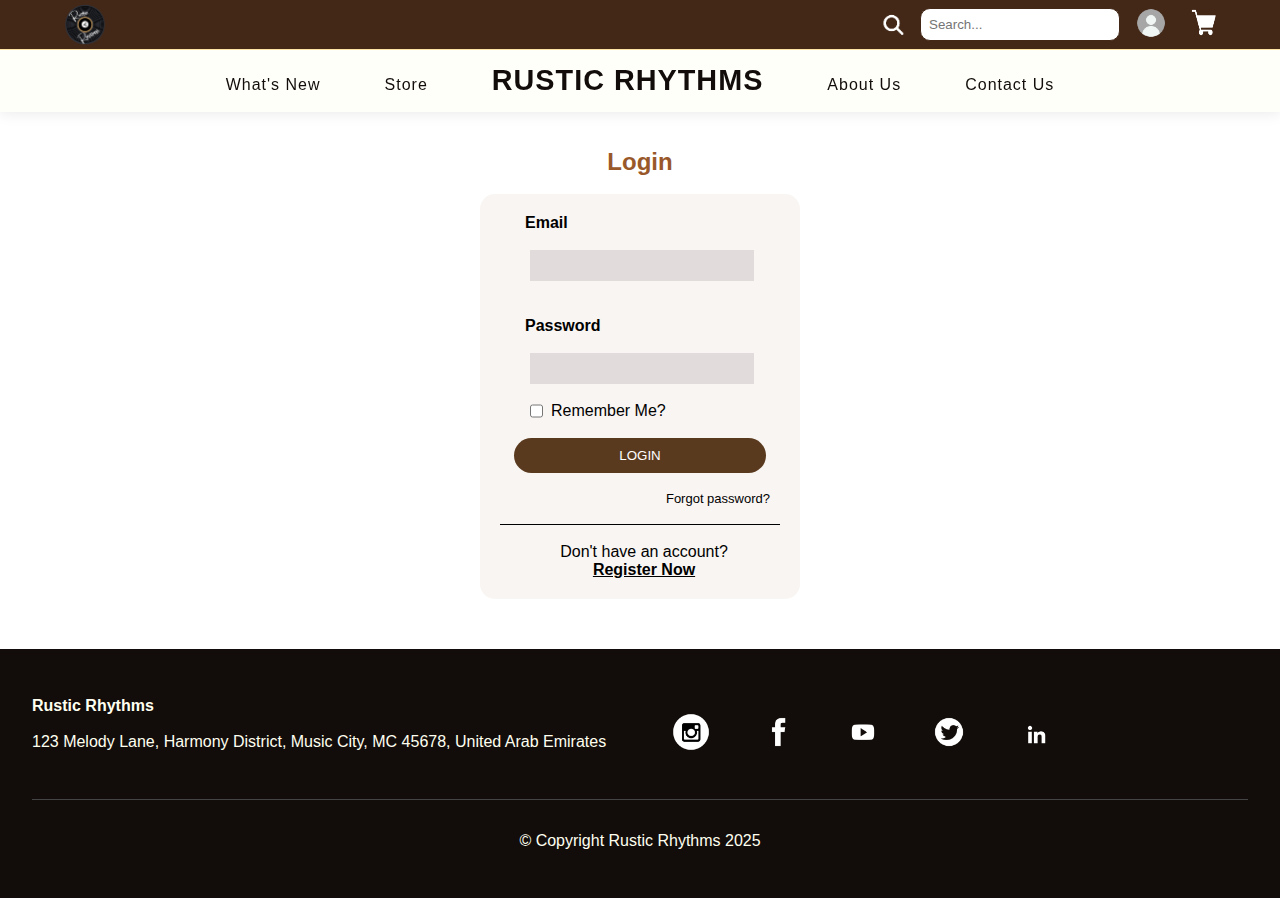
<file: Music_Shop_Website/login.html>
<!DOCTYPE html>
<html lang="en">
<head>
    <meta charset="UTF-8">
    <meta name="viewport" content="width=device-width, initial-scale=1.0">
    <title>Login | Rustic Rhythms</title>
	<!-- internal CSS styling  -->
	<style>
		:root {
		  --offwhite: #FFFFF0;
		  --cream: #FFE6A7;
		  --darkbrown: #432818;
		  --mediumbrown: #5A3A1E;
		  --darkestbrown: #2C1A0f;
		  --orange: #99582A;
		  --dark: #120D0A;
		}

		* {
			margin: 0;
			padding: 0;
			box-sizing: border-box;
		}


			.top-bar {
				z-index: 1000; /* higher than hero*/
				position: relative; 
				padding: 0.9rem 0.5rem;
				background: var(--darkbrown);
				border-bottom: 1px solid var(--cream);
				height: 50px;
			}

			.top-bar-content {
				display: flex;
				justify-content: space-between;
				padding: 0 20px;
				align-items: center;
				max-width: 1200px;
				height: 100%;
				margin: 0 auto;
			}

		.top-logo {
			height: 45px;
			width: auto;
			display: flex;
			align-items: center;
		}

		.navbar {
			padding: 0.4rem 2rem;
			background: rgba(255, 255, 240, 0.35);
			position: sticky;
			top: 0;
			z-index: 900;
			box-shadow: 0 0 15px rgba(0, 0, 0, 0.1);
			backdrop-filter: blur(2px);
			-webkit-backdrop-filter: blur(2px); /* for safari compatibility */
		}

		.nav-links {
			color: var(--dark);
			display: flex;
			justify-content: center;
			align-items: flex-start;
			gap: 3rem;
			list-style: none;
			margin: 0;
			padding: 0;
		}

		.nav-links a {
			text-decoration: none;
			color: var(--dark);
			font-weight: 500;
			letter-spacing: 1px;
			padding: 0.5rem;
			display: flex;
			align-items: center;
			justify-content: center;
			transition: all 0.2s ease;
		}

		.nav-links a:hover {
			color: var(--orange);
		}

		.nav-links li:not(.logo-item) a {
			padding-top: 0.7rem; 
			transform: translateY(8px); 
		}

		.logo-item {
			align-self: center; 
		}

		.logo-text:hover {
			color: var(--offwhite);
			opacity: 0.9;
		}

		.logo-text {
			font-family: 'Arial Black', sans-serif;
			color: var(--offwhite);
			font-size: 1.8rem;
			font-weight: 900;
			letter-spacing: 2px;
			padding: 0 1rem;
		}


		.search-container {
		  margin-left: auto;
		  padding-right: 0;
		  display: flex;
		  align-items: center;
		}
		.search-bar {
			padding: 0.5rem;
			border: 1px solid var(--darkbrown);
			border-radius: 10px 10px 10px 10px;
			min-width: 200px;
			width: 100%;
		}

		  

			footer {
				background: #120D0A;
				color: #FFFFF0;
				padding: 3rem 2rem;
				display: grid;
				grid-template-columns: 1fr 1fr;
				gap: 2rem;
				width: 100%;
			}

			.social-icons {
				display: flex;
				gap: 1rem;
				flex-wrap: wrap;
				
			}

			.social-icons a {
				color: #FFFFF0;
				text-decoration: none;
			}

			.copyright {
				grid-column: 1 / -1;
				text-align: center;
				padding-top: 2rem;
				border-top: 1px solid #444;
			}
			
		.user-actions {
			display: flex;
			align-items: center;
			gap: 1.5rem;
			margin-left: 1rem;
		}

		.action-icon {
			width: 30px;
			height: 30px;
		}

		.action-icon:hover {
		}

	</style>
</head>


<body style="background-color:white; margin:0; padding:0; min-height: 100vh; display: flex; flex-direction: column; font-family:sans-serif;">

<!-- top bar  -->
<div class="top-bar">
  <div class="top-bar-content">
    <a href="index.html" class="logo-link">
      <img src="images/logo.png" alt="Rustic Rhythms Logo" class="top-logo">
    </a>
    <div class="search-container">
	<img src="images/search.png" alt="search" style="width: auto; height: 50px;">      
	<input type="text" placeholder="Search..." class="search-bar">
    </div>
    <div class="user-actions">
      <a href="login.html" class="user-icon">
        <img src="images/profile.png" alt="Profile" class="action-icon">
      </a>
      <a href="checkout.html" class="cart-icon">
        <img src="images/cart.png" alt="Cart" class="action-icon">
      </a>
    </div>
  </div>
</div>

<!-- nav bar  -->
<nav class="navbar">
  <ul class="nav-links">
    <li><a href="#">What's New</a></li>
    <li><a href="storefront/store.xml">Store</a></li>
    <li class="logo-item">
      <a href="index.html" class="logo-text"><strong>RUSTIC RHYTHMS</strong></a>
    </li>
    <li><a href="about.html">About Us</a></li>
    <li><a href="contact.html">Contact Us</a></li>
  </ul>
</nav>

<br>
<br>

<!-- login section with input fields  -->
<h2 style= "text-align:center;font-family:sans-serif; color:#99582A">Login</h2>
<br>
<div style="background-color:#F9F5F2; padding:20px; border-radius:15px; width:25%; margin: 0 auto; padding: 20px; text-align: center;">
<label style= "display:block;text-align:left; margin-left:25px; font-weight:bold;font-family:sans-serif;">Email</label>
<br>
<input type="text" style="width:80%; padding:8px; border:1px; background-color:#E1DBDB; display:block; margin-left:30px">
<br><br>
<label style= "display:block;text-align:left; margin-left:25px; font-weight:bold;font-family:sans-serif;">Password</label>
<br>
<input type="text" style="width:80%; padding:8px; border:1px; background-color:#E1DBDB; display:block; margin-left:30px">
<br>

<!-- remember me checkbox  -->
<label style="display: flex; text-align: left; margin-left: 30px; font-family:sans-serif;">
        <input type="checkbox" style="margin-right: 8px;"> Remember Me?
    </label>
<br>
<button style="background-color: #5A3A1E; color: white; border: none; padding: 10px 20px; border-radius: 30px; cursor: pointer;width:90%;">LOGIN</button>

<br><br>
<label style="display:block;text-align:right; font-family:sans-serif;font-size:13px; cursor: pointer; margin-right:10px;">Forgot password?</label>

<br>
<hr style="border: none; height: 1px; background-color: black; width: 100%;">
<br>
<label style="display:block;text-align:center; margin-left:8px; font-family:sans-serif;">Don't have an account?<br><strong><u>Register Now</u></strong></label>
</div>


<!-- footer  -->
<footer style="margin-top:50px;">
    <div class="footer-left">
        <p><strong>Rustic Rhythms</strong></p>
		<br>
        <p>123 Melody Lane, Harmony District, Music City, MC 45678, United Arab Emirates</p>
    </div>
    <div class="footer-right">
        <div class="social-icons">
			<img src="images/insta.png" alt="Instagram" width="70" height="70">
			<img src="images/facebook.png" alt="Facebook" width="70" height="70">
			<img src="images/youtube.png" alt="Youtube" width="70" height="70">
			<img src="images/twitter.png" alt="Twitter" width="70" height="70">
			<img src="images/linkedin.png" alt="Linkedin" width="70" height="70">
        </div>
    </div>
    <div class="copyright">
        <p>&copy; Copyright Rustic Rhythms 2025</p>
    </div>
</footer>




	
































</body>










</html>
</file>
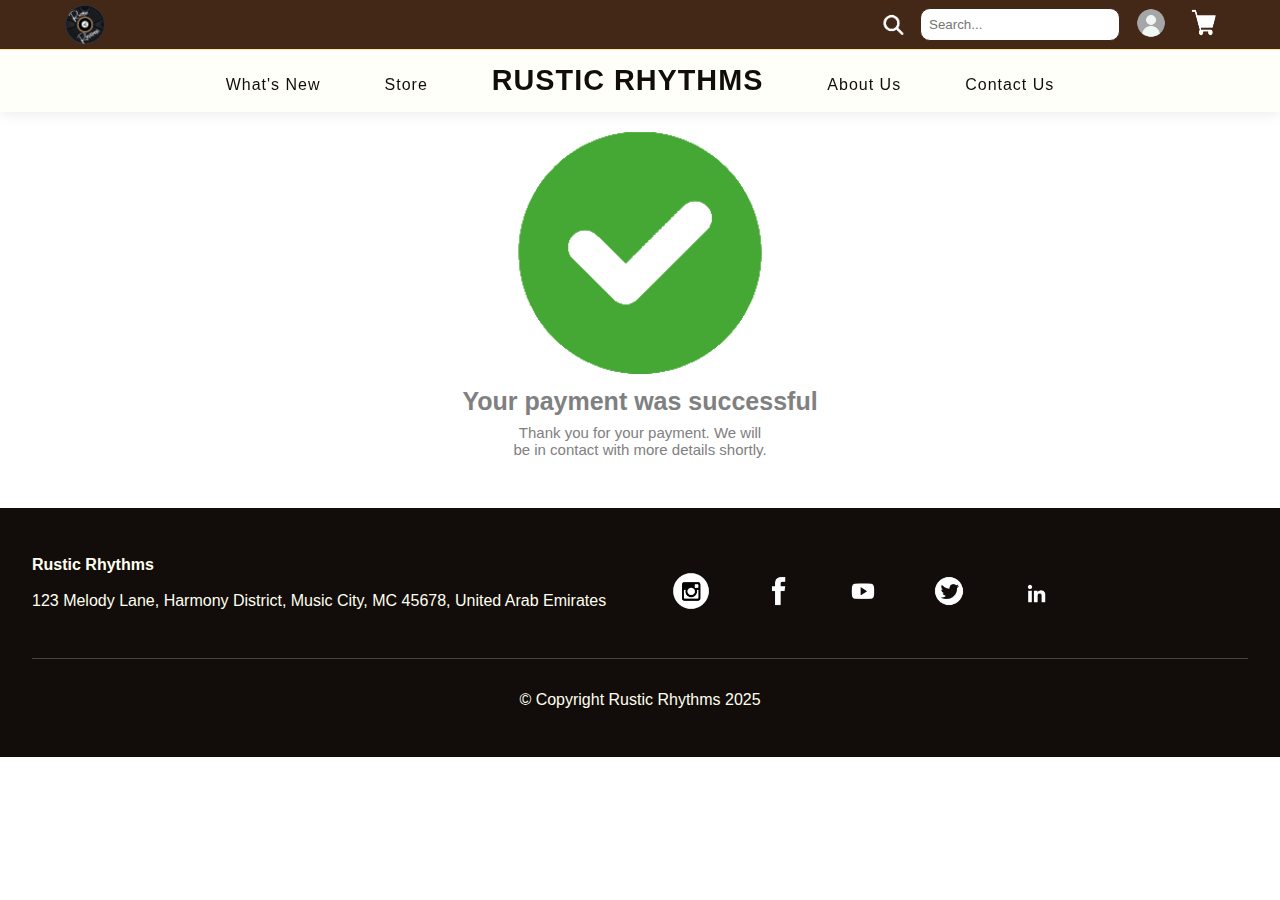
<file: Music_Shop_Website/thank you.html>
<!DOCTYPE html>
<html lang="en">
<head>
    <meta charset="UTF-8">
    <meta name="viewport" content="width=device-width, initial-scale=1.0">
	<title>Thank you | Rustic Rhythms</title>
	
	<!-- internal CSS styling  -->
	<style>
		:root {
		  --offwhite: #FFFFF0;
		  --cream: #FFE6A7;
		  --darkbrown: #432818;
		  --mediumbrown: #5A3A1E;
		  --darkestbrown: #2C1A0f;
		  --orange: #99582A;
		  --dark: #120D0A;
		}

		* {
			margin: 0;
			padding: 0;
			box-sizing: border-box;
		}


		.top-bar {
			z-index: 1000; /* higher than hero*/
			position: relative; 
			padding: 0.9rem 0.5rem;
			background: var(--darkbrown);
			border-bottom: 1px solid var(--cream);
			height: 50px;
		}

		.top-bar-content {
			display: flex;
			justify-content: space-between;
			padding: 0 20px;
			align-items: center;
			max-width: 1200px;
			height: 100%;
			margin: 0 auto;
		}

		.top-logo {
			height: 45px;
			width: auto;
			display: flex;
			align-items: center;
		}

		.navbar {
			padding: 0.4rem 2rem;
			background: rgba(255, 255, 240, 0.35);
			position: sticky;
			top: 0;
			z-index: 900;
			box-shadow: 0 0 15px rgba(0, 0, 0, 0.1);
			backdrop-filter: blur(2px);
			-webkit-backdrop-filter: blur(2px); /* for safari compatibility */
		}

		.nav-links {
			color: var(--dark);
			display: flex;
			justify-content: center;
			align-items: flex-start;
			gap: 3rem;
			list-style: none;
			margin: 0;
			padding: 0;
		}

		.nav-links a {
			text-decoration: none;
			color: var(--dark);
			font-weight: 500;
			letter-spacing: 1px;
			padding: 0.5rem;
			display: flex;
			align-items: center;
			justify-content: center;
			transition: all 0.2s ease;
		}

		.nav-links a:hover {
			color: var(--orange);
		}

		.nav-links li:not(.logo-item) a {
			padding-top: 0.7rem; 
			transform: translateY(8px); 
		}

		.logo-item {
			align-self: center; 
		}

		.logo-text:hover {
			color: var(--offwhite);
			opacity: 0.9;
		}

		.logo-text {
			font-family: 'Arial Black', sans-serif;
			color: var(--offwhite);
			font-size: 1.8rem;
			font-weight: 900;
			letter-spacing: 2px;
			padding: 0 1rem;
		}


		.search-container {
		  margin-left: auto;
		  padding-right: 0;
		  display: flex;
		  align-items: center;
		}
		.search-bar {
			padding: 0.5rem;
			border: 1px solid var(--darkbrown);
			border-radius: 10px 10px 10px 10px;
			min-width: 200px;
			width: 100%;
		}

		.content {
			flex-grow: 1;  /* Makes sure the content expands before the footer */
			padding-bottom: 50px;
		}

		footer {
			background: #120D0A;
			color: #FFFFF0;
			padding: 3rem 2rem;
			display: grid;
			grid-template-columns: 1fr 1fr;
			gap: 2rem;
			width: 100%;
		}

		.social-icons {
			display: flex;
			gap: 1rem;
			flex-wrap: wrap;
			
		}

		.social-icons a {
			color: #FFFFF0;
			text-decoration: none;
		}

		.copyright {
			grid-column: 1 / -1;
			text-align: center;
			padding-top: 2rem;
			border-top: 1px solid #444;
		}
		
		.user-actions {
			display: flex;
			align-items: center;
			gap: 1.5rem;
			margin-left: 1rem;
		}

		.action-icon {
			width: 30px;
			height: 30px;
		}

		.action-icon:hover {
		}

	</style>
</head>


<body style="background-color: white; margin:0; padding:0; min-height: 100vh; display: flex; flex-direction: column; font-family:sans-serif;">

<!-- top bar  -->
<div class="top-bar">
  <div class="top-bar-content">
    <a href="index.html" class="logo-link">
      <img src="images/logo.png" alt="Rustic Rhythms Logo" class="top-logo">
    </a>
    <div class="search-container">
	<img src="images/search.png" alt="search" style="width: auto; height: 50px;"> 
      <input type="text" placeholder="Search..." class="search-bar">  
    </div>
    <div class="user-actions">
      <a href="login.html" class="user-icon">
        <img src="images/profile.png" alt="Profile" class="action-icon">
      </a>
      <a href="checkout.html" class="cart-icon">
        <img src="images/cart.png" alt="Cart" class="action-icon">
      </a>
    </div>
  </div>
</div>

<!-- nav bar  -->
<nav class="navbar">
  <ul class="nav-links">
    <li><a href="#">What's New</a></li>
    <li><a href="storefront/store.xml">Store</a></li>
    <li class="logo-item">
      <a href="index.html" class="logo-text"><strong>RUSTIC RHYTHMS</strong></a>
    </li>
    <li><a href="about.html">About Us</a></li>
    <li><a href="contact.html">Contact Us</a></li>
  </ul>
</nav>

<!-- thank you section with image and text  -->
<div style="text-align: center;">
<br>
<img src ="images/thanks.png" alt="thankk you" style="width: 20%; height: auto; ">
<h2 style="font-family:sans-serif; color:gray; font-size:25px;margin:8px;">Your payment was successful</h2>
<p style="font-family:sans-serif; color:gray; font-size:15px; margin:0;">Thank you for your payment. We will </p>
<p style="font-family:sans-serif; color:gray; font-size:15px;margin:0;">be in contact with more details shortly.</p>
</div>


<!-- footer  -->
<footer style="margin-top:50px;">
    <div class="footer-left">
        <p><strong>Rustic Rhythms</strong></p>
		<br>
        <p>123 Melody Lane, Harmony District, Music City, MC 45678, United Arab Emirates</p>
    </div>
    <div class="footer-right">
        <div class="social-icons">
			<img src="images/insta.png" alt="Instagram" width="70" height="70">
			<img src="images/facebook.png" alt="Facebook" width="70" height="70">
			<img src="images/youtube.png" alt="Youtube" width="70" height="70">
			<img src="images/twitter.png" alt="Twitter" width="70" height="70">
			<img src="images/linkedin.png" alt="Linkedin" width="70" height="70">
        </div>
    </div>
    <div class="copyright">
        <p>&copy; Copyright Rustic Rhythms 2025</p>
    </div>
</footer>
</file>
<file: Music_Shop_Website/styles.css>
/* ======= colours ======= */
:root {
  --offwhite: #FFFFF0;
  --cream: #FFE6A7;
  --darkbrown: #432818;
  --mediumbrown: #5A3A1E;
  --darkestbrown: #2C1A0f;
  --orange: #99582A;
  --dark: #120D0A;
}

* {
    margin: 0;
    padding: 0;
    box-sizing: border-box;
}

/*======= scroll animarions =======*/
@keyframes fadeInUp {
	from {
		opacity: 0;
		transform: translateY(40px);
  }
	to {
		opacity: 1;
		transform: translateY(0);
  }
}

/* animation system */
@media (prefers-reduced-motion: no-preference) {
	.album-grid img,
	.about-preview img,
	.hours h2,
	.hours table,
	.shop-promo,
	.about-preview > * {
		animation: fadeInUp 0.8s ease forwards;
		animation-timeline: view();
		opacity: 0;
  }
}

.album-grid img:nth-child(1) { 
	animation-range: entry 35% cover 40%; 
}
.album-grid img:nth-child(2) { 
	animation-range: entry 15% cover 20%; 
}
.album-grid img:nth-child(3) { 
	animation-range: entry 35% cover 40%; 
}

/* ======= base styles ======= */
body {
	margin: 0;
	min-height: 100vh;
	font-family: 'Arial', sans-serif;
	overflow-x: hidden;
}

.main {
	background: linear-gradient(to bottom,
	var(--darkestbrown), var(--darkestbrown), var(--darkestbrown), 
	var(--mediumbrown), var(--mediumbrown), var(--darkestbrown));
}

.store {
	background: var(--offwhite);
}

.about {
	background: var(--offwhite);
}

/*======= navbar =======*/
/* YOU CAN REUSE FOR STICKY */
.navbar {
	padding: 0.4rem 2rem;
	background: rgba(255, 255, 240, 0.35);
	position: sticky;
	top: 0;
	z-index: 900;
	box-shadow: 0 0 15px rgba(0, 0, 0, 0.1);
	backdrop-filter: blur(2px);
	-webkit-backdrop-filter: blur(2px); /* for safari compatibility */
}

/*@supports (backdrop-filter: blur(10px)) or (-webkit-backdrop-filter: blur(10px)) {
	.navbar {
		background: rgba(255, 255, 255, 0.45);
		backdrop-filter: blur(10px);
		-webkit-backdrop-filter: blur(10px);
  }
}*/

.nav-links {
	color: var(--offwhite);
	display: flex;
	justify-content: center;
	align-items: flex-start;
	gap: 3rem;
	list-style: none;
	margin: 0;
	padding: 0;
}

.nav-links a {
	text-decoration: none;
	color: var(--offwhite);
	font-weight: 500;
	letter-spacing: 1px;
	padding: 0.5rem;
  	display: flex;
	align-items: center;
	justify-content: center;
	transition: all 0.2s ease;
}

.nav-links a:hover {
	color: var(--cream);
}

.nav-links li:not(.logo-item) a {
	padding-top: 0.7rem; 
	transform: translateY(8px); 
}

.logo-item {
	align-self: center; 
}

.logo-text:hover {
	color: var(--offwhite);
	opacity: 0.9;
}

.logo-text {
	font-family: 'Arial Black', sans-serif;
	color: var(--offwhite);
	font-size: 1.8rem;
	font-weight: 900;
	letter-spacing: 2px;
	padding: 0 1rem;
}

/* ======= topbar ======= */
.top-bar {
	z-index: 1000; 
	position: relative; 
	padding: 0.9rem 0.5rem;
	background: var(--darkbrown);
	border-bottom: 1px solid var(--cream);
	height: 50px;
}

.top-bar-content {
	display: flex;
	justify-content: space-between;
	padding: 0 20px;
	align-items: center;
	max-width: 1200px;
	height: 100%;
	margin: 0 auto;
}

.top-logo {
	height: 45px;
	width: auto;
	display: flex;
	align-items: center;
}

/* ======= user actions ======= */
.user-actions {
	display: flex;
	align-items: center;
	gap: 1.5rem;
	margin-left: 1rem;
}

.action-icon {
	width: 30px;
	height: 30px;
}

.action-icon:hover {
}

/* ======= search container =======*/

.search-container {
  margin-left: auto;
  padding-right: 0;
  display: flex;
  align-items: center;
}
.search-bar {
	padding: 0.5rem;
	border: 1px solid var(--darkbrown);
	border-radius: 10px 10px 10px 10px;
	min-width: 200px;
	width: 100%;
}


/* ======= main content structure ======= */
main {
	scroll-snap-type: y mandatory;
	overflow-y: scroll;
	height: 100vh;
}

section {
	scroll-snap-align: start;
	min-height: 75vh;
	padding: 4rem 2rem;
}


/* ===!!!!! BEGINNING OF INDEX.HTML !!!!!=== */

/* ======= hero section ======= */
.hero {
	height: 100vh; 
	width: 100%;
	background: 
		linear-gradient(rgba(0, 0, 0, 0.3), rgba(0, 0, 0, 0.5)),
		url('images/recordbackground.jpg') center/cover no-repeat;
	display: flex;
	align-items: center;
	justify-content: center;
	text-align: center;
	color: var(--offwhite);
	padding: 0 2rem;
  
	position: relative;
	top: -80px; 
	margin-bottom: -80px; 
	z-index: 1; 
	margin-top: 0;
}

.hero-content {
	animation: fadeInUp 1.5s cubic-bezier(0.2, 0.8, 0.4, 1) both;
	animation-delay: 0.2s;
		max-width: 800px;
		margin: 0 auto;
}

.hero h1 {
	font-size: clamp(3rem, 8vw, 6rem);
	font-weight: 900;
	line-height: 1.1;
	letter-spacing: 0.1em;
	text-transform: uppercase;
	margin-bottom: 1.5rem;
}

.hero-subtitle {
	font-size: clamp(1rem, 2vw, 1.5rem);
	line-height: 1.6;
	max-width: 600px;
	margin: 0 auto 2rem;
	animation: fadeInUp 1.5s cubic-bezier(0.2, 0.8, 0.4, 1) both;
	animation-delay: 0.8s; 
	opacity: 0; 
}

/* ======= albums featured ======= */
.featured{
	animation-range: entry 20% cover 35%;
	display: flex;
	justify-content: flex-start; 
	align-items: center;
	padding: 1rem 2rem 3rem; 
	gap: 2rem; 
	color: var(--offwhite);
	margin-top: -2rem;

}

.album-grid {
	display: flex;
	gap: 1rem; 
	align-items: center;
	margin-left: 2rem; 
}

.album-grid img {
	width: 275px; 
	height: 275px;
	border-radius: 12px;
	box-shadow: 0 6px 12px rgba(0, 0, 0, 0.4);
	object-fit: cover;
	transition: transform 0.3s ease;
	opacity: 0; 
}

.album-grid .center-img {
	width: 325px; 
	height: 325px;
}

.album-grid img:hover {
	transform: scale(1.05);
}
 
 /* ======= shop promo ======= */
 .shop-promo{
	animation: fadeInUp 0.5s ease forwards;
	animation-timeline: view();
	animation-range: entry 20% cover 35%;
	max-width: 280px;
	margin-left: 3rem;
	text-align: center;
	font-size: 1.5rem;
	line-height: 1.5;
	color: var(--offwhite);
	display: flex;
	flex-direction: column;
	justify-content: center;
	opacity: 0;
}

.shop-promo p {
	margin-bottom: 1.5rem;
}

.shop-promo .btn {
	animation: fadeInUp 0.5s ease forwards;
	animation-timeline: view();
	animation-range: entry 30% cover 40%;
	text-align: center;
	font-size: 1rem;
	border: none;
	border-radius: 999px;
	text-decoration: none;
	display: inline-block;
	margin-top: 0.5rem;
	box-shadow: 0 4px 8px rgba(0, 0, 0, 0.3);
	opacity: 0;
	transition: all 0.3s ease;
}

/* ======= opening hours ======= */
.hours {
	animation-range: entry 5% cover 15%;
	text-align: center;
	color: var(--cream);
}

.hours table {
	color: var(--offwhite);
	width: 100%;
	max-width: 500px;
	margin: 0 auto;
	border-collapse: separate; 
	border-spacing: 0;
	border: 3px solid var(--cream); 
	animation: fadeInUp 0.8s ease forwards;
	animation-timeline: view();
	animation-range: entry 30% cover 40%; 
	opacity: 0; 
}

.hours th, .hours td {
	border: 1px solid var(--cream);
	padding: 1rem;
}

.hours th {
	background-color: rgba(111, 29, 27, 0.3); 
	color: var(--cream);
	font-weight: 500;
}

.hours h2 {
	animation: fadeInUp 0.8s ease forwards;
	animation-timeline: view();
	animation-range: entry 20% cover 30%;
	opacity: 0; /* makes it so that it starts hidden */
}

/*equalises the table */
.hours th:nth-child(1),
.hours td:nth-child(1) {
	width: 50%;
}

.hours th:nth-child(2),
.hours td:nth-child(2) {
	width: 50%;
}

/* ======= shop description stuff ======== */
.shop-description {
    margin-top: -50px; 
}

.shop-description-description p {
	animation: fadeInUp 0.5s ease forwards;
	animation-timeline: view();
	animation-range: entry 20% cover 30%;
	opacity: 0; 
    max-width: 600px; 
    margin: 0 auto 20px; 
    font-size: 1.3em; 
    line-height: 1.5;
}

.shop-description-description, .shop-description-list {;
	color: var(--offwhite);
    text-align: center;
    font-size: 1.1em;
}

.shop-description-list ol {
	animation: fadeInUp 0.5s ease forwards;
	animation-timeline: view();
	animation-range: entry 30% cover 40%;
	opacity: 0; 
	color: var(--cream);
    list-style: decimal;
    list-style-position: inside; 
    font-size: 1.2em;
    text-align: center; 
}
/* ======= about us preview ======= */
.about-preview > * {
	animation: fadeInUp 0.5s ease forwards;
	animation-timeline: view();
	animation-range: entry 20% cover 30%;
		opacity: 0; 
}

.about-preview {
animation: fadeInUp 0.5s ease forwards;
	animation-timeline: view();
	animation-range: entry 20% cover 30%;
	display: flex;
	align-items: center;
	gap: 0; 
}

.about-content {
	flex: 1;
	max-width: 500px; 
	padding-right: 3rem;
		font-size: 1.5rem;
		line-height: 1.25;
	color: var(--offwhite);
}

.about-content a {
	animation: fadeInUp 0.5s ease forwards;
	animation-timeline: view();
	animation-range: entry 30% cover 40%;
	color: var(--cream);
	text-decoration: none; 
	font-weight: 500;
	transition: color 0.3s ease;
	margin-top: 1.5rem;
	align-self: flex-start; 
	opacity: 0;
}

.about-content a:hover {
	color: var(--orange); 
	text-decoration: underline; 
}

.about-preview img {
	animation: fadeInUp 0.4s ease forwards;
	animation-timeline: view();
	animation-range: entry 15% cover 20%;
	order: 2; 
	max-width: 750px;
	margin-left: auto; 
	border-radius: 8px;
		opacity: 0; 
}

.hide {
	display: none;
}

/* ===!!!!!!! END OF INDEX.HTML !!!!!!!=== */


/* ===!!!!!!! START OF ABOUT.HTML !!!!!!!=== */ 

/* ===== about us section ===== */
/* i had to overcomplicate this bcz there was a weird tint 
so please ignore these lines and also do not touch them yeah */
.about-section {
    background: url('images/about-bg.jpg') center/cover no-repeat;
    color: var(--offwhite);
    height: 94vh;
    padding: 0;
    margin: 0;
    position: relative;
    display: flex; 
    justify-content: center;
    align-items: center;
    text-align: center;
    top: -70px;
}

.about-container {
    max-width: 1200px;
    padding: 0 20px;
    margin: 0 auto;
}

.about-section h2 {
    font-size: 2.5rem;
    margin: 50px 0 20px;
}

.about-section p,
.objective-section p {
    font-size: 1.2rem;
    line-height: 1.6;
    word-spacing: 4px;
    max-width: 1000px;
    margin: 20px auto 0;
}

/* on quotes */
.quote-container {
    max-width: 800px;
    margin: 20px auto 0;
}

.about-quote {
    font-size: 1.8rem;
    font-style: italic;
    font-weight: bold;
    margin-bottom: 10px;
}

.quote-author {
    font-size: 1.2rem;
    font-weight: bold;
    text-align: right;
    margin: -5px 20px 0 0;
}

/* ===== meet our team section ===== */
/* this also. i think i put a filter somewhere above so if you guys
could see if you could find that then it would fix it i think */
.team-objective-wrapper {
    background: url('images/meetourteam.jpg') center/cover no-repeat;
    color: var(--offwhite);
    padding: 0 0;
    position: relative;
    top: -70px;
    display: flex;
    flex-direction: column;
	margin-bottom: -50px;
	padding-bottom: 150px;
}

.team-section,
.objective-section {
    background: transparent;
    padding: 50px 0;
    text-align: center;
}

.team-section {
    min-height: 50vh;
    padding-bottom: 30px;
    position: relative;
    z-index: 1;
	margin-top: 50px;
}

.team-section h2 {
    padding: 78px 0;
    font-size: 2rem;
    color: var(--orange);
    margin-bottom: 10px;
}

.team-members {
    display: flex;
    justify-content: center;
    gap: 100px;
    flex-wrap: wrap;
}

.team-member {
    flex: 1;
    min-width: 200px;
    text-align: center;
}

.team-member img {
    width: 150px;
    height: 150px;
    object-fit: cover;
    border-radius: 50%;
}

.team-member h3 {
    font-size: 1.5rem;
    font-weight: bold;
    color: black;
    margin-top: 10px;
}

.team-member p {
    font-size: 1rem;
    font-style: italic;
    min-height: 40px;
    color: black;
    margin-top: 5px;
}
/* ===== our objective section ===== */
.objective-section {
    text-align: left;
    padding: 50px 10px 20px;
    max-width: 1100px;
    margin: 10px auto -200px;
}

.objective-section h2 {
	text-align: left;
    font-size: 1.8rem;
    font-weight: bold;
    color: var(--orange);
    margin-bottom: 1px;
}

.objective-section p {
    text-align: justify;
    color: black;
}
/* ===!!!!!!! END OF ABOUT.HTML !!!!!!!=== */


/* ===!!!!!!! START OF STORE.XSL !!!!!!!=== */
storedisplay {
	font-family: Arial, sans-serif;
	margin: 0;
	padding: 0;
	display: flex;
	height: 100vh;
}

/* ======= overall page layout ======= */
.store-field {
	display: flex;
	width: 100%;
	height: 100%;
	padding: 20px;
	height: auto;
}

/* ======= category layout ======= */
.category-field {
	width: 200px;
	padding: 20px;
	border-right: 2px solid #D3D3D3;
	margin-right: 20px;
	display: flex;
	flex-direction: column;
}

.album-content-field {
	flex: 1;
	margin-bottom: 10px;
	height: auto;
}

/* ======= category item layout ======= */
.category-item {
	margin-bottom: 15px;
	font-size: 15.4px;
	color: black;
	cursor: pointer;
	transition: color 0.3s ease;
	padding: 5px 0;
}

/* ======= category item - hover effect ======= */
.category-item:hover {
	color: #bb9457;
}

/* ======= store description text ======= */
.content-text {
	text-align: center;
	margin-bottom: 2rem;
}

/* ======= album cell layout ======= */
.album-cell {
    display: flex;
    flex-direction: row; 
    align-items: center;
    padding: 10px;
    text-align: left; 
    border-radius: 8px;
    box-shadow: 0 4px 6px rgba(0, 0, 0, 0.1);
    background-color: #e6d8c9;
    box-sizing: border-box;
    margin-bottom: 20px;
	gap: 15px; 
}

.album-description {
    margin-top: 30px; 
    border-radius: 8px;
}

/* ======= album cover styling ======= */
.album-cover-cell {
	width: 8cm;
	height: 8cm;
	margin-right: 15px;
	object-fit: cover;
	border-radius: 8px;
	flex-shrink: 0;
}

/* ======= genre field styling ======= */
.genre-field {
	width: 100%;
    margin-bottom: 40px;
    padding: 20px;
    background-color: #f6f1ec;
    border-radius: 10px;
    box-shadow: 0 4px 8px rgba(0, 0, 0, 0.1);
}

.add-to-cart-field {
    display: flex;
    justify-content: space-between;
    align-items: center;
    margin-top: 10px;
	padding-right: 10px;
}

.album-name-cell {
    font-size: 18.4px;
    font-weight: bold;
    margin-bottom: 5px;
	line-height: 1.8;
}

.album-title-cell {
    padding-right: 5px;
}

.album-artist-cell {
    font-size: 18.4px;
    font-weight: bold;
}

.album-price-cell {
    font-size: 16.5px;
    margin-top: 10px; 
    margin-bottom: 10px;
}

/* ======= add to cart styling ======= */
.add-to-cart {
    display: flex;
    justify-content: flex-end;
    margin-top: 10px;
	
}
/* ======= increment and decrement button ======= */
.quantity-button {
	font-size: 22.5px;
	color: white;
	width: 30px;
	height: 30px;
	background-color: #99582a;
	text-align: center;
	border-radius: 5px;
	margin: 0 8px; 
	border: none;
}

.quantity-button:hover {
	background: gray;
	transform: translateY(-2px);
}

/* ===!!!!!!! END OF STORE.XSL !!!!!!!=== */

/* ======= footer ======= */
footer {
	background: var(--dark);
	color: var(--offwhite);
	padding: 3rem 2rem;
	display: grid;
	grid-template-columns: 1fr 1fr;
	gap: 2rem;
}

.social-icons {
	display: flex;
	gap: 1rem;
	flex-wrap: wrap;
}

.social-icons a {
	color: var(--offwhite);
	text-decoration: none;
}

.copyright {
	grid-column: 1 / -1;
	text-align: center;
	padding-top: 2rem;
	border-top: 1px solid #444;
}

/* ======= buttons ======= */
.btn {
	display: inline-block;
	padding: 0.8rem 2rem;
	background: var(--cream);
	color: black;
	text-decoration: none;
	border-radius: 4px;
	margin-top: 1rem;
	transition: all 0.3s ease;
}

.btn:hover {
	background: var(--offwhite);
	transform: translateY(-2px);
}

/* ======= side navigation======== */
.side-nav {
	position: fixed;
	top:40%;
	left:5px;
	padding:10px;
	z-index: 1000;
	opacity: 50%;
	transform: translateX(-20px);
	transition: opacity 0.4s ease, transform 0.4s ease;

}

.side-nav:hover {
  opacity: 1;
  transform: translateX(0);
}

.side-nav::before {
	content: '';
	position: absolute;
	top:50%;
	transform: translateY(-50%);
	height:200px;
	left:10px;
	width:2px;
	background-color:#FFFFF0;
}

.side-nav ul {
	list-style:none;
	margin:0;
	padding:0;
	position:relative;
}

.side-nav li {
	position:relative;
	margin: 20px 0;
	padding-left:22px;
}

.side-nav li::before {
	content: '';
	position:absolute;
	left:8px;
	top:50%;
	transform:translateY(-50%);
	width:7px;
	height:7px;
	background-color: #5A3A1E;
	border-radius: 50%;
	border: 1px solid white;
	box-shadow: 0 0 0 1px #5A3A1E;
}

.side-nav a {
	text-decoration: none;
	color: rgba(255, 255, 240, 0.7);
	font-family:sans-serif;
	font-size: 12px;
	font-weight: 600;
	background-color: transparent;
	padding:0;
	border-radius:0;
	transition: background-color 0.3s, color 0.3s;
	display: inline;
	white-space: nowrap;
}

.side-nav a:hover {
	color:#fffff0;
}

#featured,
#hours,
#shop,
#about {
  scroll-margin-top:100px;
}


/* ======= animation controls ======= */
section, .album-grid img, .about-preview > *, .hero-content, .hero-subtitle, .hours table, .hours td{
	animation-iteration-count: 1;
}
</file>
